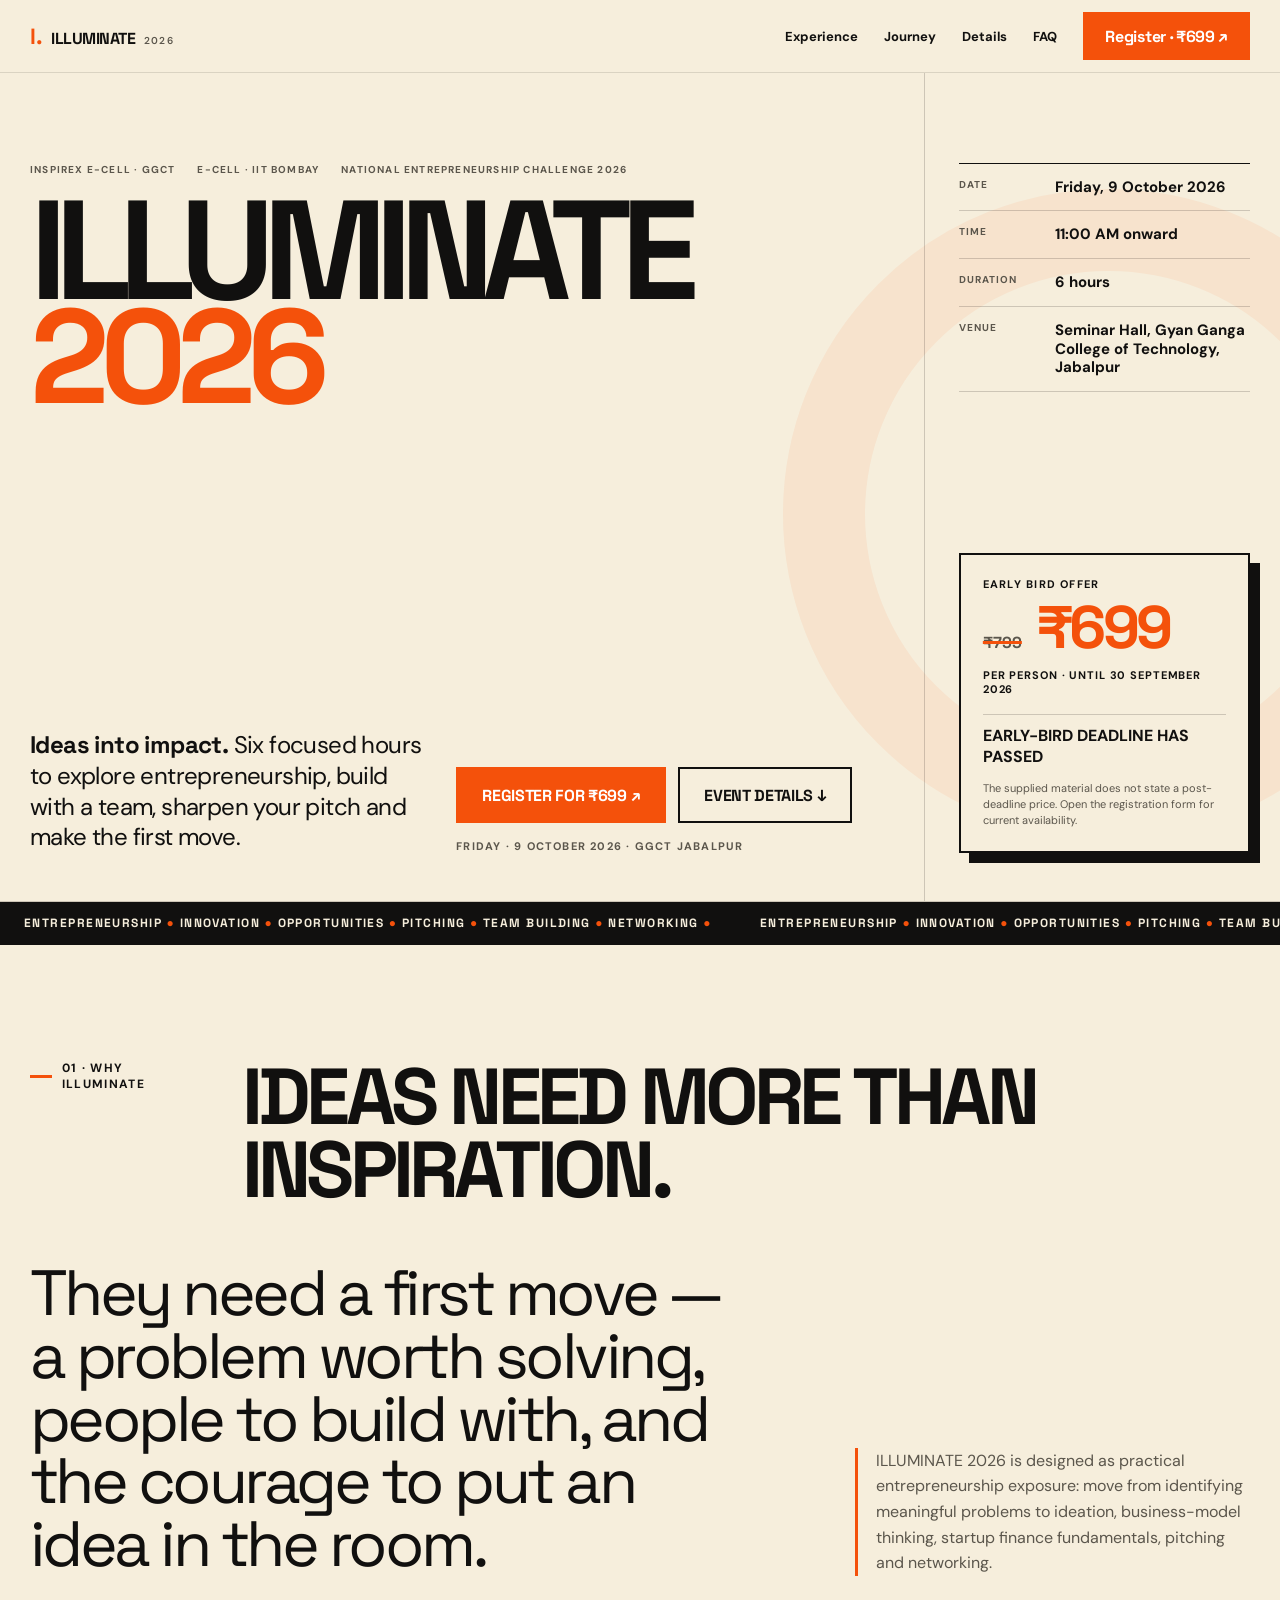
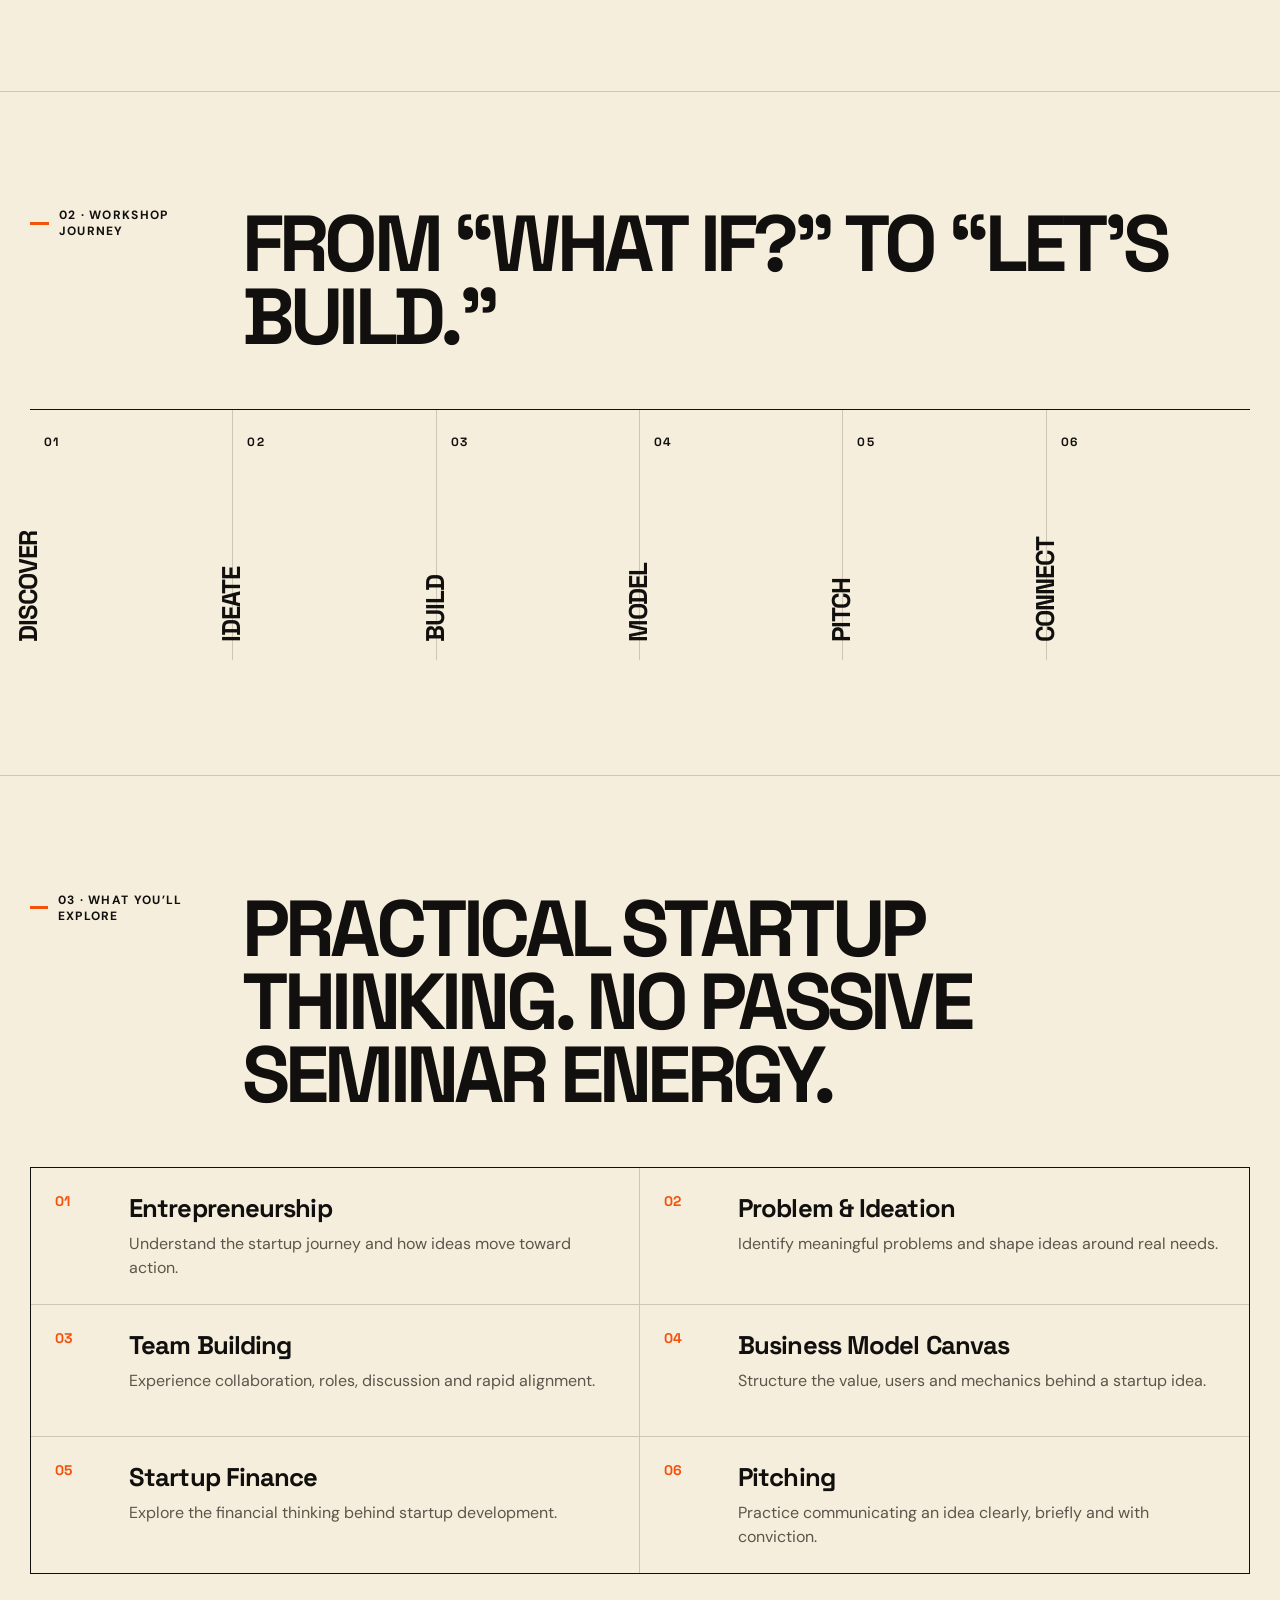
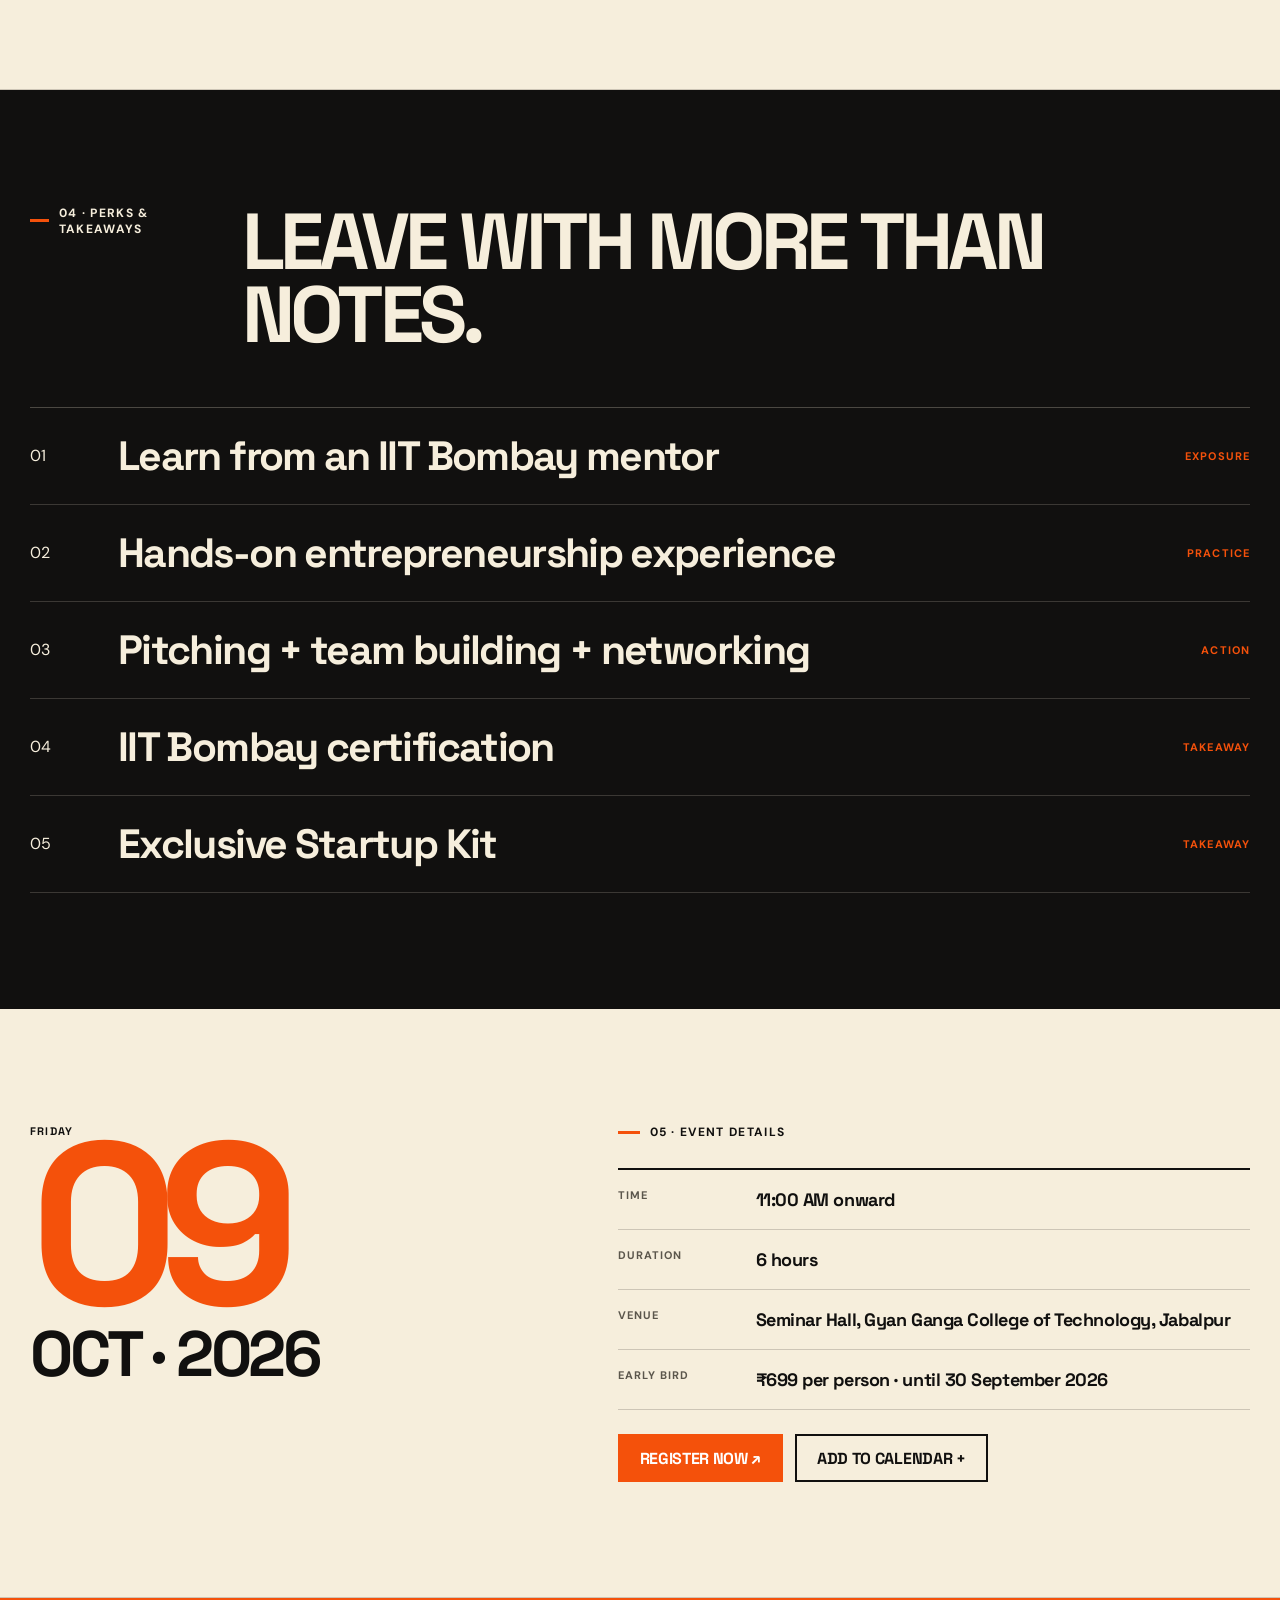
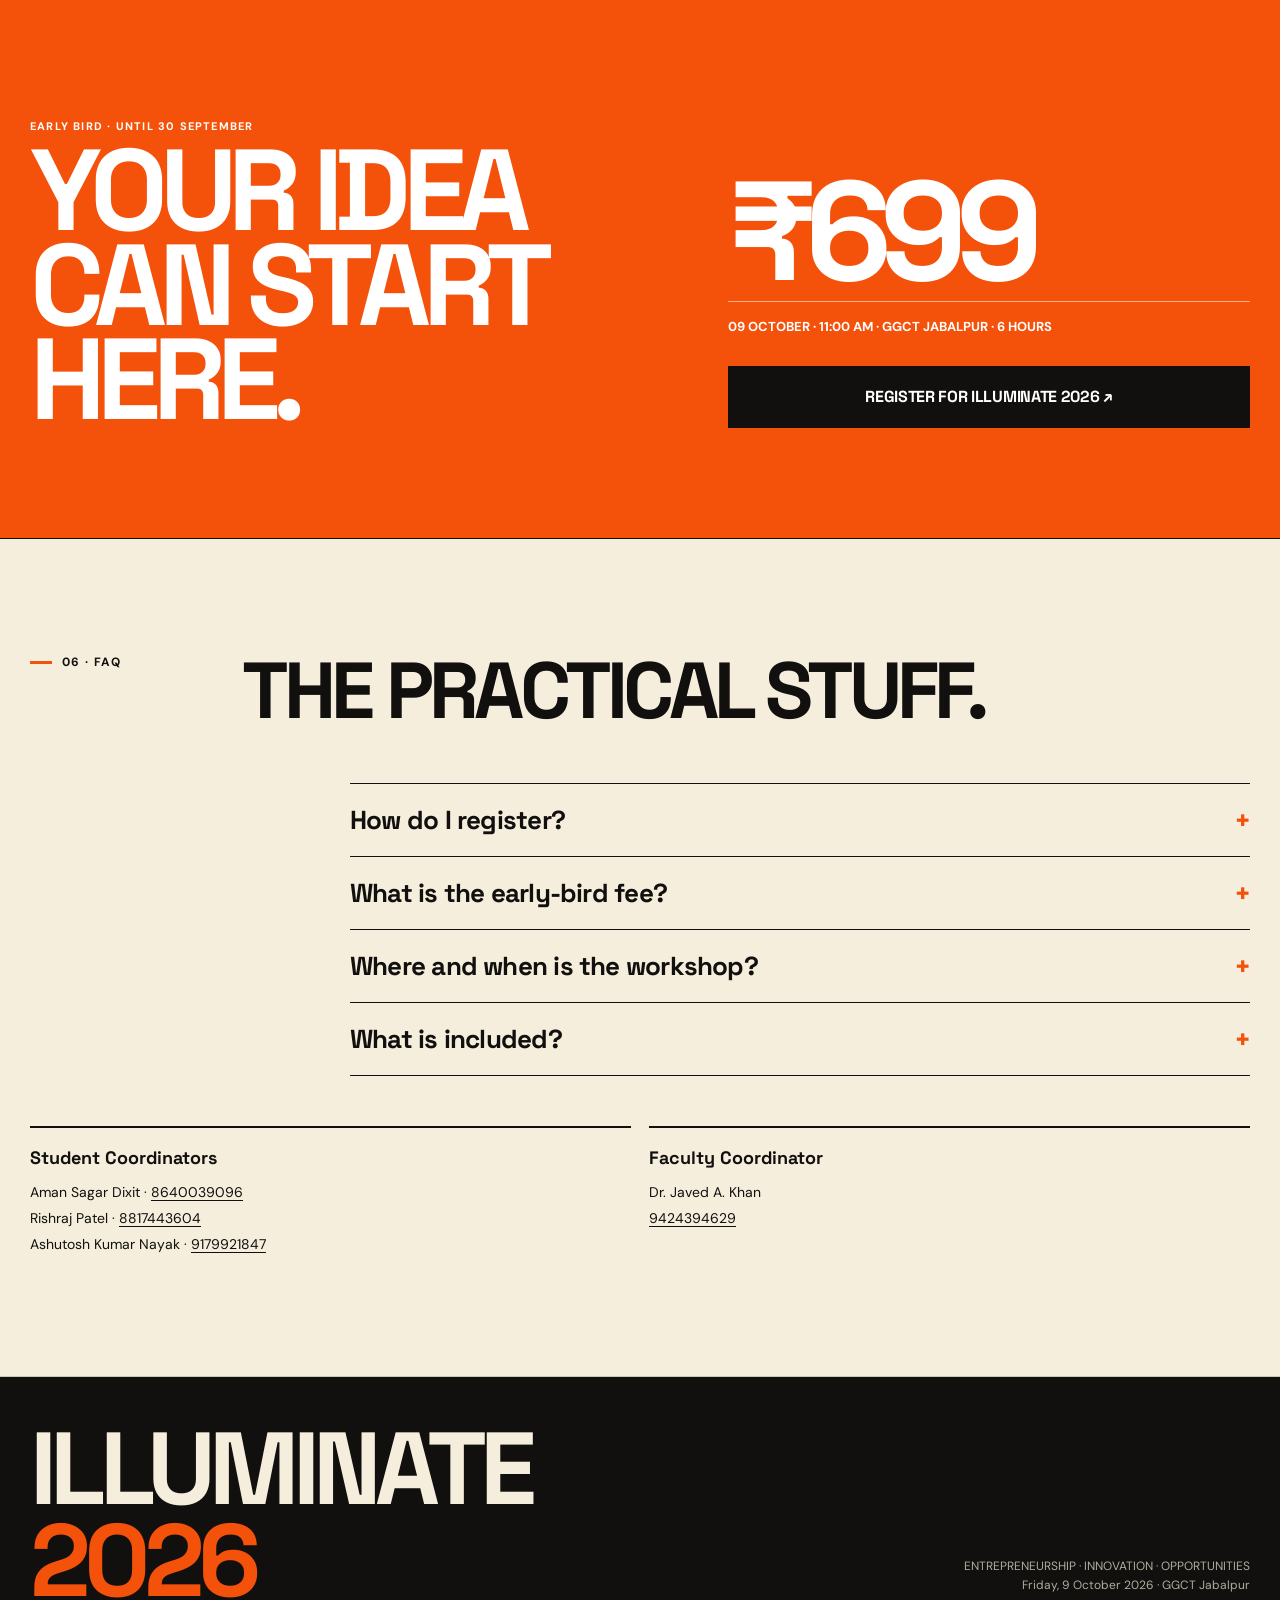
<file: deployments/illuminate-2026/index.html>
<!doctype html>
<html lang="en">
<head>
  <meta charset="utf-8">
  <meta name="viewport" content="width=device-width,initial-scale=1,viewport-fit=cover">
  <meta name="theme-color" content="#F6EEDC">
  <meta name="description" content="ILLUMINATE 2026 — a 6-hour entrepreneurship workshop at Gyan Ganga College of Technology, Jabalpur on 9 October 2026. Early-bird registration ₹699 until 30 September 2026.">
  <meta property="og:title" content="ILLUMINATE 2026 — Ideas Into Impact">
  <meta property="og:description" content="Entrepreneurship · Innovation · Opportunities. 9 October 2026 · GGCT Jabalpur · Early bird ₹699.">
  <meta property="og:type" content="website">
  <meta name="twitter:card" content="summary">
  <title>ILLUMINATE 2026 — Ideas Into Impact</title>
  <link rel="preconnect" href="https://fonts.googleapis.com">
  <link rel="preconnect" href="https://fonts.gstatic.com" crossorigin>
  <link href="https://fonts.googleapis.com/css2?family=DM+Sans:wght@400;500;600;700&family=Space+Grotesk:wght@500;600;700&display=swap" rel="stylesheet">
  <link rel="stylesheet" href="./styles.css">
  <script type="application/ld+json">
  {
    "@context":"https://schema.org",
    "@type":"EducationEvent",
    "name":"ILLUMINATE 2026",
    "description":"A 6-hour entrepreneurship workshop focused on ideas, practical startup learning, pitching, team building and networking.",
    "startDate":"2026-10-09T11:00:00+05:30",
    "endDate":"2026-10-09T17:00:00+05:30",
    "eventAttendanceMode":"https://schema.org/OfflineEventAttendanceMode",
    "eventStatus":"https://schema.org/EventScheduled",
    "location":{"@type":"Place","name":"Seminar Hall, Gyan Ganga College of Technology","address":{"@type":"PostalAddress","addressLocality":"Jabalpur","addressCountry":"IN"}},
    "offers":{"@type":"Offer","price":"699","priceCurrency":"INR","validThrough":"2026-09-30T23:59:59+05:30","url":"https://forms.gle/6kCAHVnSAdmp2Rdv7"}
  }
  </script>
</head>
<body>
<a class="skip" href="#main">Skip to content</a>
<header>
  <div class="container nav">
    <a class="brand" href="#top" aria-label="ILLUMINATE 2026 home"><span class="mark">I.</span><span>ILLUMINATE</span><small>2026</small></a>
    <nav class="desktop-nav" aria-label="Primary">
      <a href="#experience">Experience</a><a href="#journey">Journey</a><a href="#details">Details</a><a href="#faq">FAQ</a>
      <a class="nav-cta" href="https://forms.gle/6kCAHVnSAdmp2Rdv7" target="_blank" rel="noopener noreferrer">Register · ₹699 ↗</a>
    </nav>
    <button class="menu-btn" aria-expanded="false" aria-controls="mobile-menu" aria-label="Open navigation"><span></span></button>
  </div>
  <nav id="mobile-menu" class="mobile-menu" aria-label="Mobile">
    <a href="#experience">Experience</a><a href="#journey">Journey</a><a href="#details">Event details</a><a href="#faq">FAQ</a>
    <a class="nav-cta" href="https://forms.gle/6kCAHVnSAdmp2Rdv7" target="_blank" rel="noopener noreferrer">Register for ₹699 ↗</a>
  </nav>
</header>

<main id="main">
<section class="hero" id="top">
  <div class="container hero-grid">
    <div class="hero-main">
      <div>
        <div class="partners"><span>INSPIREX E-CELL · GGCT</span><span>E-CELL · IIT BOMBAY</span><span>NATIONAL ENTREPRENEURSHIP CHALLENGE 2026</span></div>
        <h1>ILLUMINATE <span>2026</span></h1>
      </div>
      <div class="hero-bottom">
        <p class="hero-copy"><strong>Ideas into impact.</strong> Six focused hours to explore entrepreneurship, build with a team, sharpen your pitch and make the first move.</p>
        <div>
          <div class="hero-actions">
            <a class="cta" href="https://forms.gle/6kCAHVnSAdmp2Rdv7" target="_blank" rel="noopener noreferrer">REGISTER FOR ₹699 ↗</a>
            <a class="cta ghost" href="#details">EVENT DETAILS ↓</a>
          </div>
          <p class="micro">Friday · 9 October 2026 · GGCT Jabalpur</p>
        </div>
      </div>
    </div>
    <aside class="hero-side" aria-label="Key event information">
      <div class="meta-stack">
        <div class="meta"><span>Date</span><b>Friday, 9 October 2026</b></div>
        <div class="meta"><span>Time</span><b>11:00 AM onward</b></div>
        <div class="meta"><span>Duration</span><b>6 hours</b></div>
        <div class="meta"><span>Venue</span><b>Seminar Hall, Gyan Ganga College of Technology, Jabalpur</b></div>
      </div>
      <div class="price-card">
        <p class="eyebrow">Early Bird Offer</p>
        <div class="price-line"><s>₹799</s><strong>₹699</strong></div>
        <p class="deadline">PER PERSON · UNTIL 30 SEPTEMBER 2026</p>
        <div class="countdown" id="countdown" aria-label="Early bird countdown">
          <div><b id="days">--</b><span>Days</span></div><div><b id="hours">--</b><span>Hours</span></div><div><b id="mins">--</b><span>Mins</span></div><div><b id="secs">--</b><span>Secs</span></div>
        </div>
        <p id="deadline-status" class="fine">Countdown to the stated early-bird deadline.</p>
      </div>
    </aside>
  </div>
</section>

<div class="marquee" aria-hidden="true"><div class="marquee-track"><span>ENTREPRENEURSHIP <i>●</i> INNOVATION <i>●</i> OPPORTUNITIES <i>●</i> PITCHING <i>●</i> TEAM BUILDING <i>●</i> NETWORKING <i>●</i></span><span>ENTREPRENEURSHIP <i>●</i> INNOVATION <i>●</i> OPPORTUNITIES <i>●</i> PITCHING <i>●</i> TEAM BUILDING <i>●</i> NETWORKING <i>●</i></span></div></div>

<section class="section" id="experience">
  <div class="container">
    <div class="section-head reveal"><p class="kicker">01 · Why Illuminate</p><h2>IDEAS NEED MORE THAN INSPIRATION.</h2></div>
    <div class="why-grid">
      <p class="why-lead reveal">They need a first move — a problem worth solving, people to build with, and the courage to put an idea in the room.</p>
      <p class="why-note reveal">ILLUMINATE 2026 is designed as practical entrepreneurship exposure: move from identifying meaningful problems to ideation, business-model thinking, startup finance fundamentals, pitching and networking.</p>
    </div>
  </div>
</section>

<section class="section" id="journey">
  <div class="container">
    <div class="section-head reveal"><p class="kicker">02 · Workshop Journey</p><h2>FROM “WHAT IF?” TO “LET’S BUILD.”</h2></div>
    <div class="journey reveal" role="list">
      <article role="listitem"><span>01</span><h3>DISCOVER</h3></article><article role="listitem"><span>02</span><h3>IDEATE</h3></article>
      <article role="listitem"><span>03</span><h3>BUILD</h3></article><article role="listitem"><span>04</span><h3>MODEL</h3></article>
      <article role="listitem"><span>05</span><h3>PITCH</h3></article><article role="listitem"><span>06</span><h3>CONNECT</h3></article>
    </div>
  </div>
</section>

<section class="section" id="learn">
  <div class="container">
    <div class="section-head reveal"><p class="kicker">03 · What You’ll Explore</p><h2>PRACTICAL STARTUP THINKING. NO PASSIVE SEMINAR ENERGY.</h2></div>
    <div class="learn-grid reveal">
      <article><span>01</span><div><h3>Entrepreneurship</h3><p>Understand the startup journey and how ideas move toward action.</p></div></article>
      <article><span>02</span><div><h3>Problem & Ideation</h3><p>Identify meaningful problems and shape ideas around real needs.</p></div></article>
      <article><span>03</span><div><h3>Team Building</h3><p>Experience collaboration, roles, discussion and rapid alignment.</p></div></article>
      <article><span>04</span><div><h3>Business Model Canvas</h3><p>Structure the value, users and mechanics behind a startup idea.</p></div></article>
      <article><span>05</span><div><h3>Startup Finance</h3><p>Explore the financial thinking behind startup development.</p></div></article>
      <article><span>06</span><div><h3>Pitching</h3><p>Practice communicating an idea clearly, briefly and with conviction.</p></div></article>
    </div>
  </div>
</section>

<section class="section outcomes" id="outcomes">
  <div class="container">
    <div class="section-head reveal"><p class="kicker">04 · Perks & Takeaways</p><h2>LEAVE WITH MORE THAN NOTES.</h2></div>
    <div class="outcome-list reveal">
      <div><span>01</span><b>Learn from an IIT Bombay mentor</b><em>Exposure</em></div>
      <div><span>02</span><b>Hands-on entrepreneurship experience</b><em>Practice</em></div>
      <div><span>03</span><b>Pitching + team building + networking</b><em>Action</em></div>
      <div><span>04</span><b>IIT Bombay certification</b><em>Takeaway</em></div>
      <div><span>05</span><b>Exclusive Startup Kit</b><em>Takeaway</em></div>
    </div>
  </div>
</section>

<section class="section" id="details">
  <div class="container details-grid">
    <div class="date-display reveal"><p class="eyebrow">Friday</p><div>09</div><strong>OCT · 2026</strong></div>
    <div class="reveal">
      <p class="kicker">05 · Event Details</p>
      <dl class="details-list">
        <div><dt>Time</dt><dd>11:00 AM onward</dd></div><div><dt>Duration</dt><dd>6 hours</dd></div>
        <div><dt>Venue</dt><dd>Seminar Hall, Gyan Ganga College of Technology, Jabalpur</dd></div>
        <div><dt>Early Bird</dt><dd>₹699 per person · until 30 September 2026</dd></div>
      </dl>
      <div class="detail-actions">
        <a class="cta" href="https://forms.gle/6kCAHVnSAdmp2Rdv7" target="_blank" rel="noopener noreferrer">REGISTER NOW ↗</a>
        <button class="cta ghost" id="calendarBtn" type="button">ADD TO CALENDAR +</button>
      </div>
    </div>
  </div>
</section>

<section class="register-band" id="register">
  <div class="container register-grid">
    <div class="reveal"><p class="eyebrow">Early Bird · Until 30 September</p><h2>YOUR IDEA CAN START HERE.</h2></div>
    <div class="reveal"><div class="price-big">₹699</div><p>09 OCTOBER · 11:00 AM · GGCT JABALPUR · 6 HOURS</p><a class="cta dark" href="https://forms.gle/6kCAHVnSAdmp2Rdv7" target="_blank" rel="noopener noreferrer">REGISTER FOR ILLUMINATE 2026 ↗</a></div>
  </div>
</section>

<section class="section" id="faq">
  <div class="container">
    <div class="section-head reveal"><p class="kicker">06 · FAQ</p><h2>THE PRACTICAL STUFF.</h2></div>
    <div class="faq reveal">
      <details><summary>How do I register?</summary><p>Use any Register button on this website. It opens the official ILLUMINATE 2026 Google Form. This site does not simulate payment or registration confirmation.</p></details>
      <details><summary>What is the early-bird fee?</summary><p>₹699 per person, valid until 30 September 2026. No post-deadline price is stated in the supplied event material.</p></details>
      <details><summary>Where and when is the workshop?</summary><p>Friday, 9 October 2026, from 11:00 AM onward at the Seminar Hall, Gyan Ganga College of Technology, Jabalpur. The listed workshop duration is 6 hours.</p></details>
      <details><summary>What is included?</summary><p>The supplied event information lists hands-on entrepreneurship exposure, pitching practice, team building, networking, 6 hours of intensive learning, IIT Bombay certification and an Exclusive Startup Kit.</p></details>
    </div>
    <div class="contacts reveal">
      <div><h3>Student Coordinators</h3><p>Aman Sagar Dixit · <a href="tel:+918640039096">8640039096</a></p><p>Rishraj Patel · <a href="tel:+918817443604">8817443604</a></p><p>Ashutosh Kumar Nayak · <a href="tel:+919179921847">9179921847</a></p></div>
      <div><h3>Faculty Coordinator</h3><p>Dr. Javed A. Khan</p><p><a href="tel:+919424394629">9424394629</a></p></div>
    </div>
  </div>
</section>
</main>

<footer><div class="container footer-grid"><div class="footer-name">ILLUMINATE<br><span>2026</span></div><p>ENTREPRENEURSHIP · INNOVATION · OPPORTUNITIES<br>Friday, 9 October 2026 · GGCT Jabalpur</p></div></footer>
<a class="sticky-register" id="stickyRegister" href="https://forms.gle/6kCAHVnSAdmp2Rdv7" target="_blank" rel="noopener noreferrer">REGISTER · ₹699 ↗</a>
<script src="./script.js"></script>
</body>
</html>
</file>
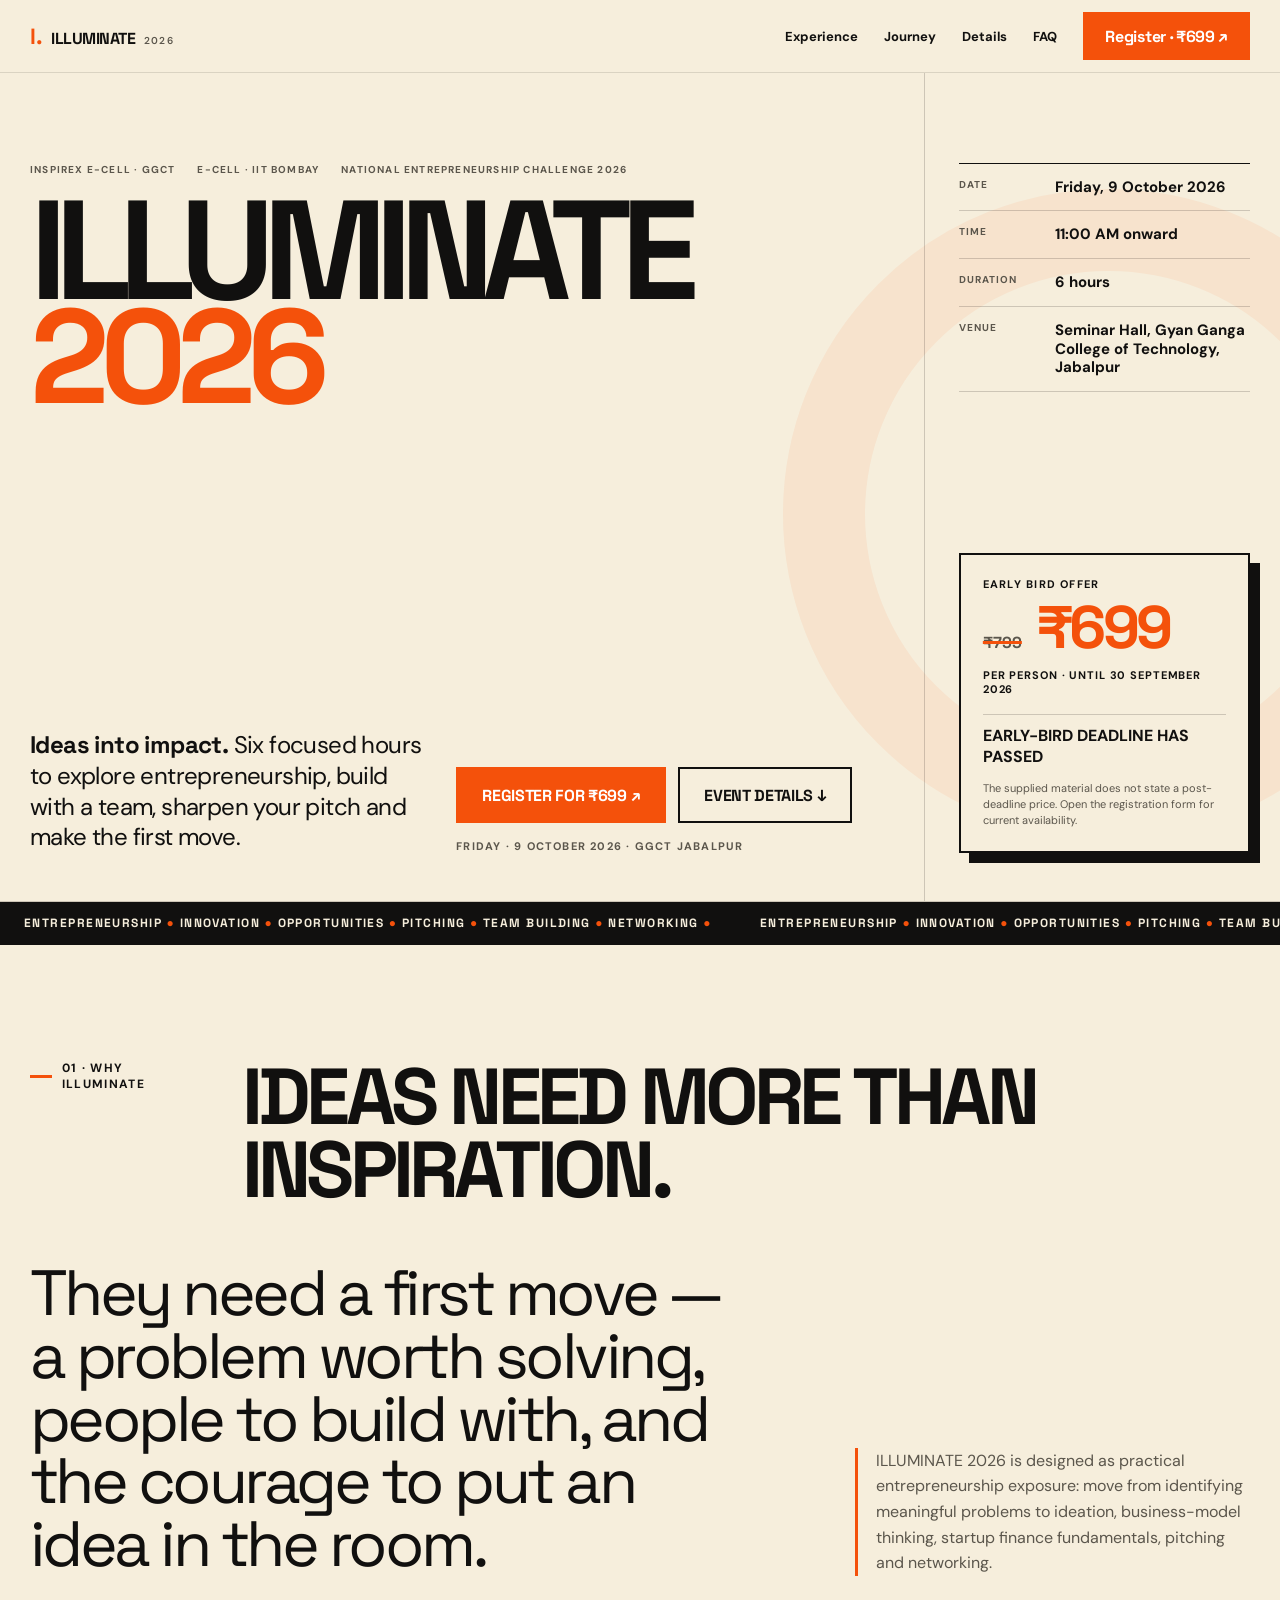
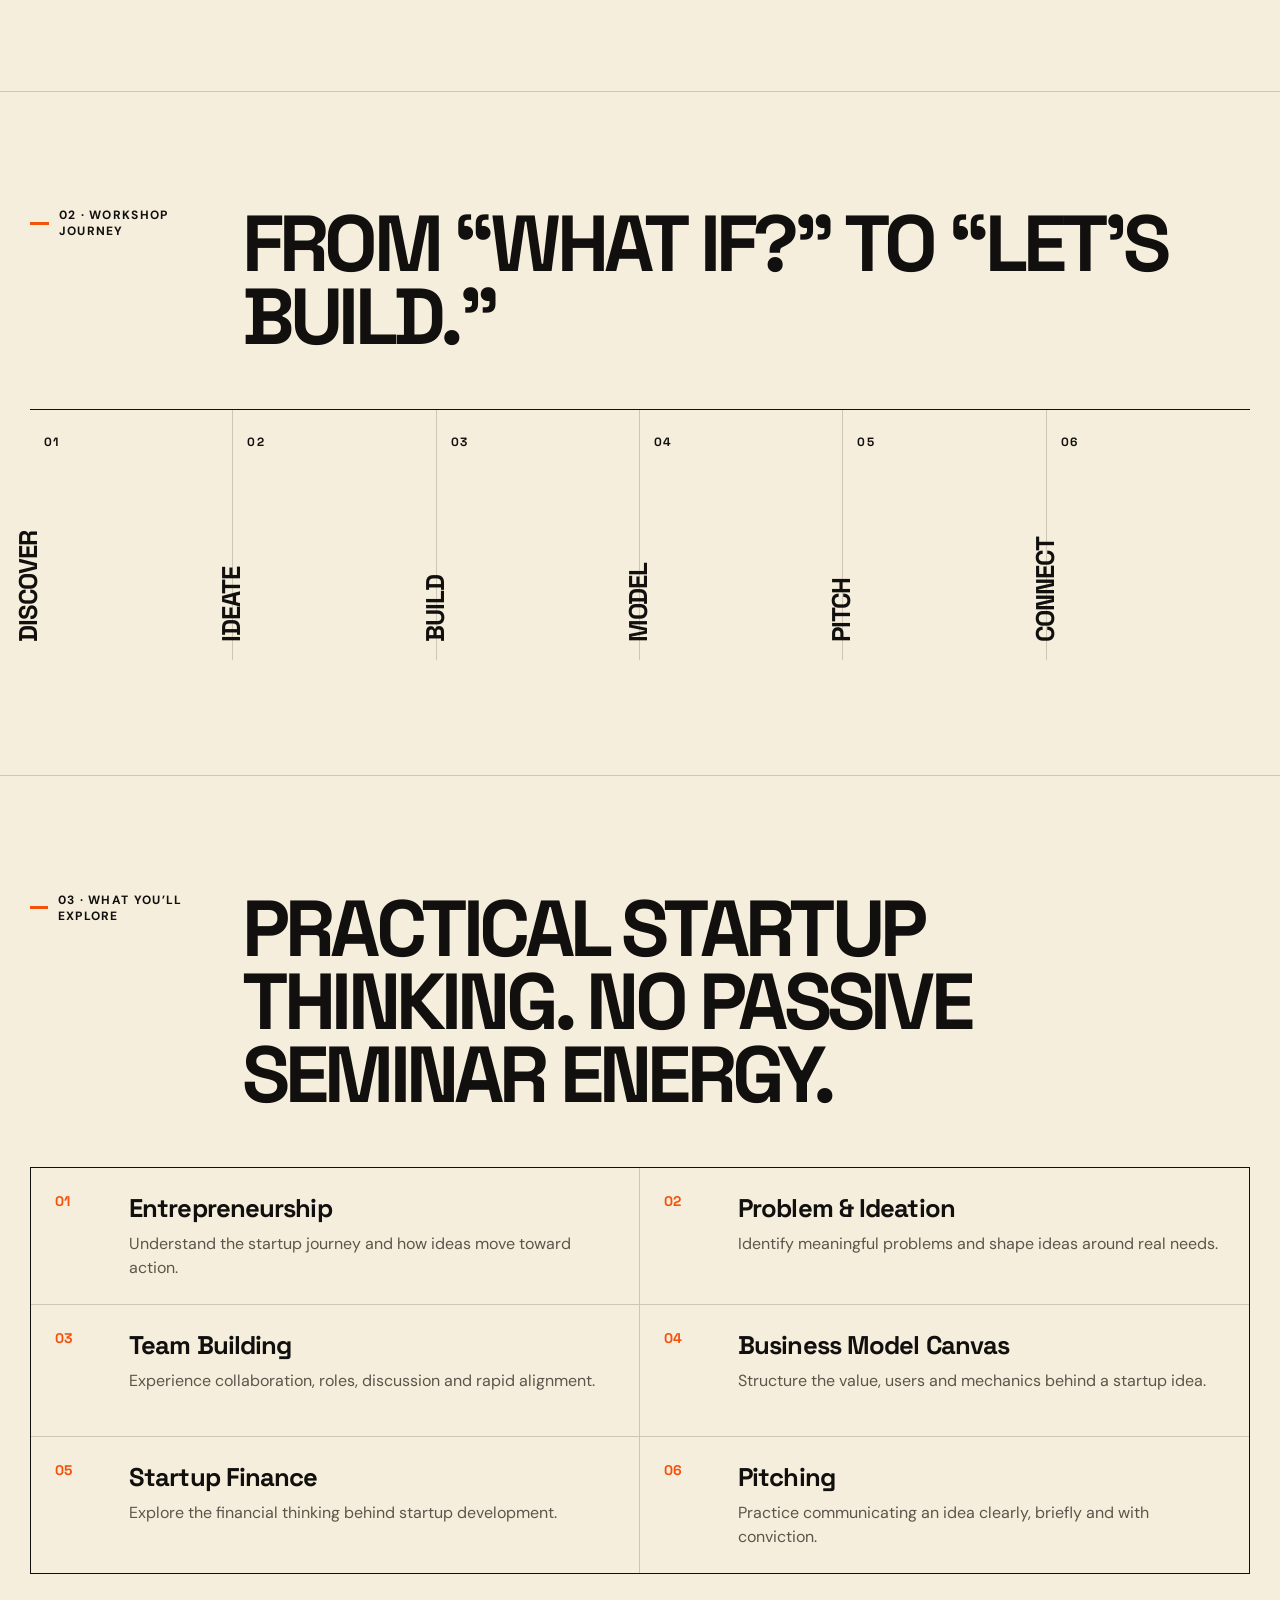
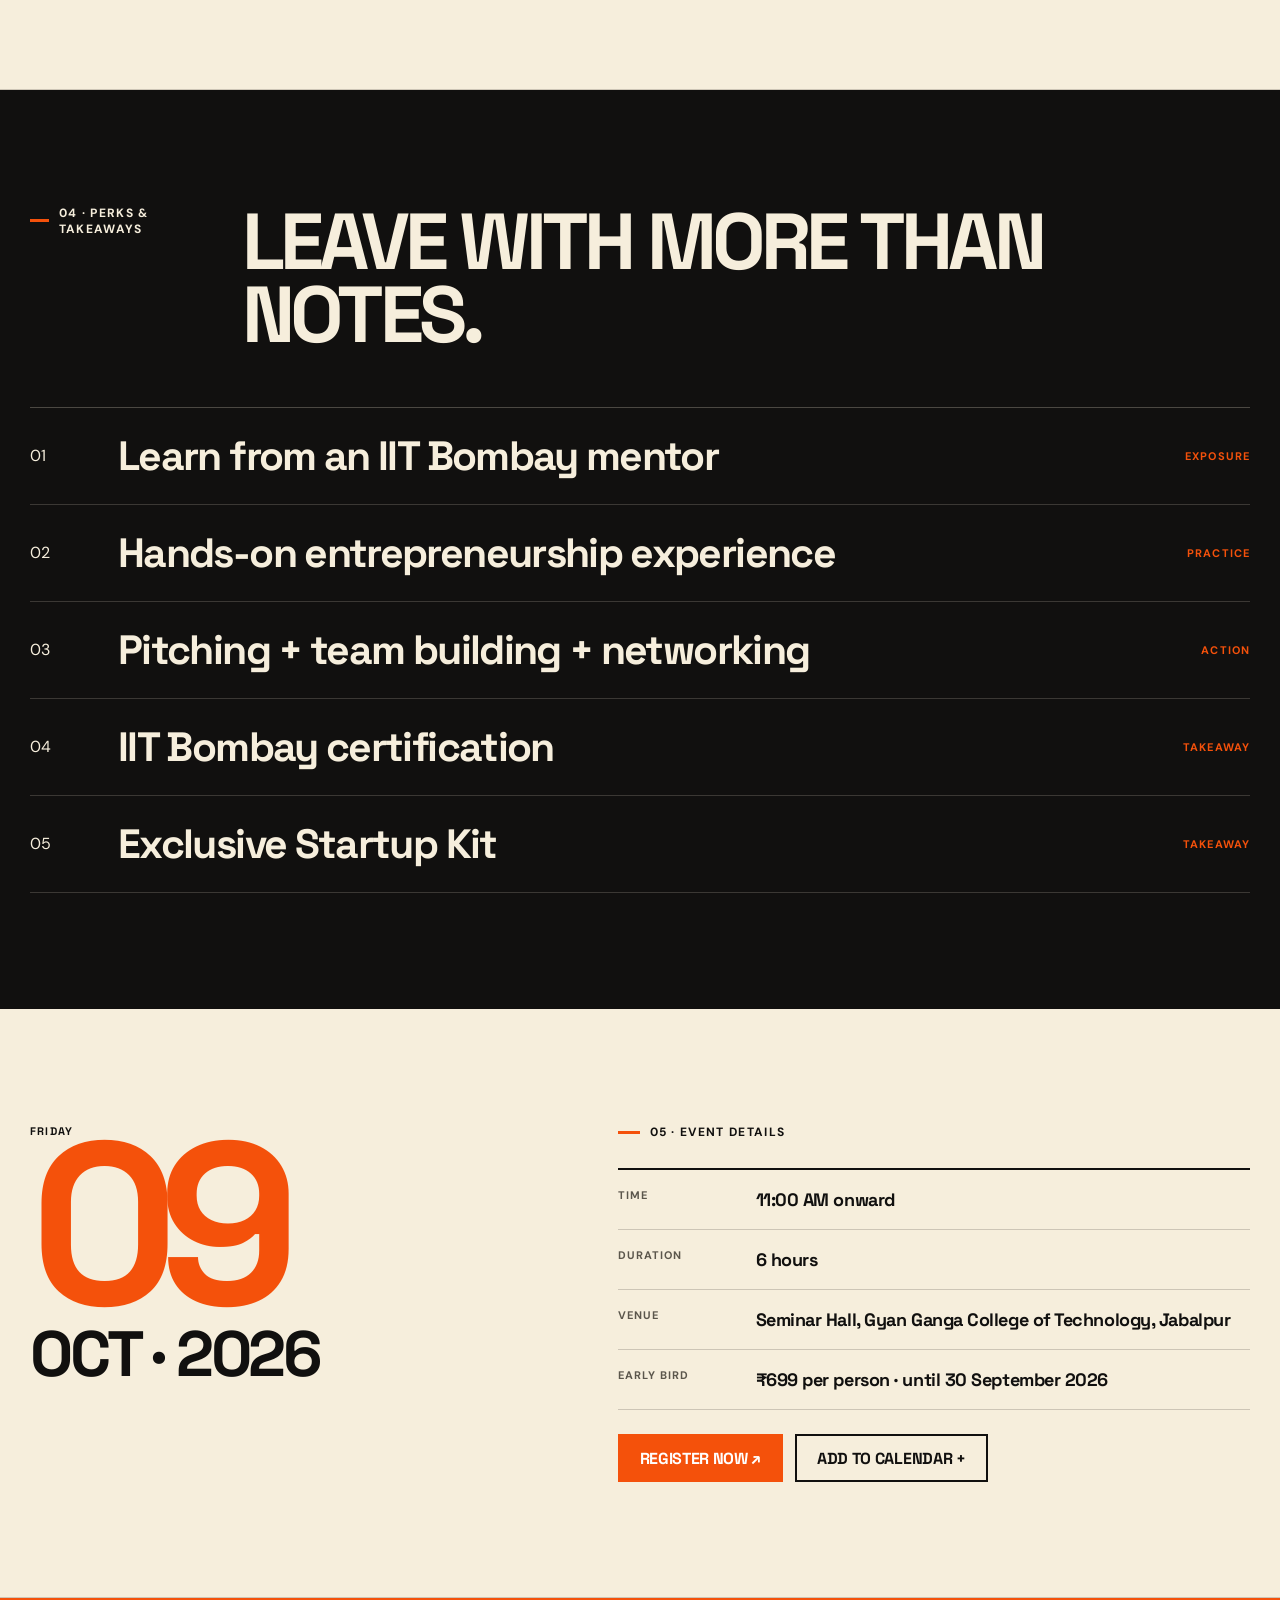
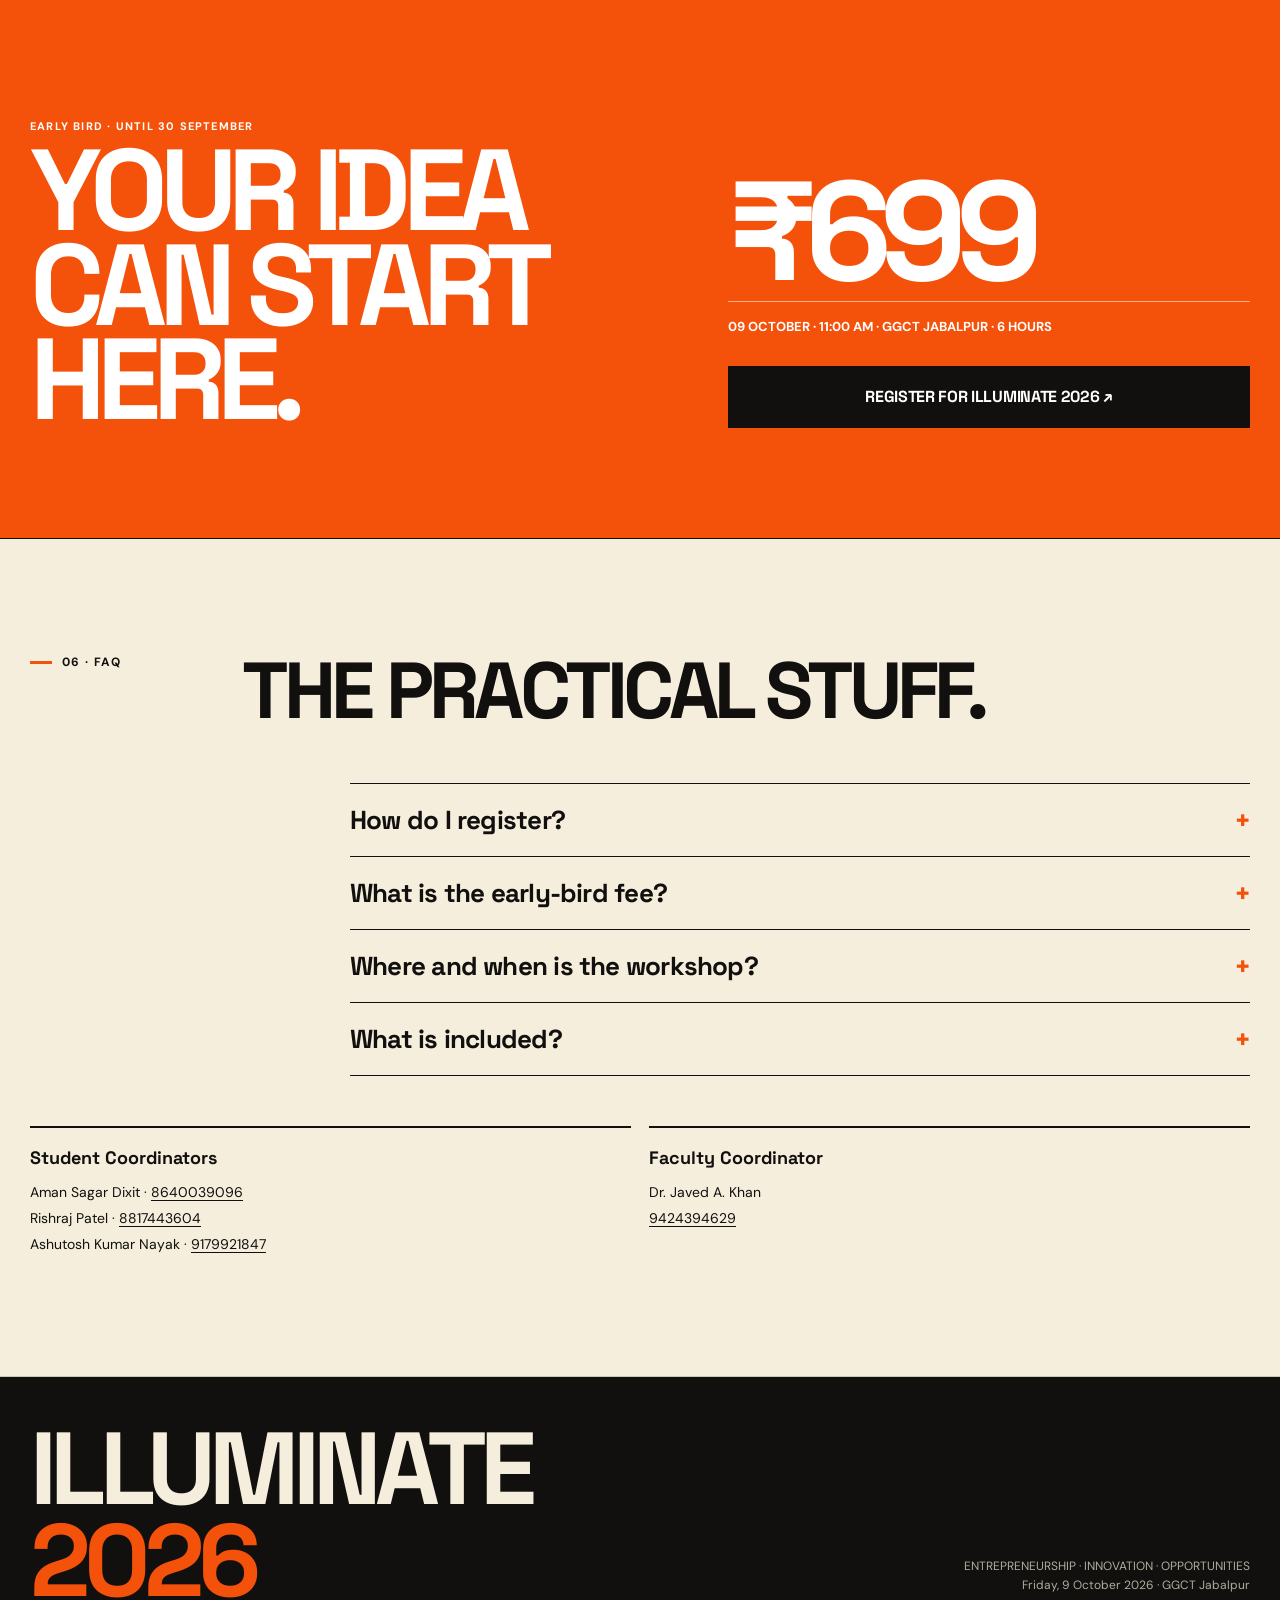
<file: deployments/illuminate-2026/bundle.html>
<!doctype html>
<html lang="en">
<head>
  <meta charset="utf-8">
  <meta name="viewport" content="width=device-width,initial-scale=1,viewport-fit=cover">
  <meta name="theme-color" content="#F6EEDC">
  <meta name="description" content="ILLUMINATE 2026 — a 6-hour entrepreneurship workshop at Gyan Ganga College of Technology, Jabalpur on 9 October 2026. Early-bird registration ₹699 until 30 September 2026.">
  <meta property="og:title" content="ILLUMINATE 2026 — Ideas Into Impact">
  <meta property="og:description" content="Entrepreneurship · Innovation · Opportunities. 9 October 2026 · GGCT Jabalpur · Early bird ₹699.">
  <meta property="og:type" content="website">
  <meta name="twitter:card" content="summary">
  <title>ILLUMINATE 2026 — Ideas Into Impact</title>
  <link rel="preconnect" href="https://fonts.googleapis.com">
  <link rel="preconnect" href="https://fonts.gstatic.com" crossorigin>
  <link href="https://fonts.googleapis.com/css2?family=DM+Sans:wght@400;500;600;700&family=Space+Grotesk:wght@500;600;700&display=swap" rel="stylesheet">
  <style>:root{--ivory:#F6EEDC;--ink:#11100F;--orange:#F4510B;--muted:#5B564C;--line:rgba(17,16,15,.18);--max:1220px;--shadow:0 18px 45px rgba(17,16,15,.14)}
*{box-sizing:border-box}html{scroll-behavior:smooth;background:var(--ivory);color:var(--ink)}body{margin:0;background:var(--ivory);color:var(--ink);font-family:"DM Sans",system-ui,-apple-system,BlinkMacSystemFont,"Segoe UI",sans-serif;-webkit-font-smoothing:antialiased;text-rendering:optimizeLegibility;overflow-x:hidden}a{color:inherit}button,a{-webkit-tap-highlight-color:transparent}button{font:inherit}:focus-visible{outline:3px solid var(--ink);outline-offset:4px}.skip{position:fixed;left:12px;top:-80px;z-index:999;background:var(--ink);color:#fff;padding:12px 16px}.skip:focus{top:12px}.container{width:min(var(--max),calc(100% - 40px));margin:0 auto}.eyebrow,.micro{font-size:11px;font-weight:700;letter-spacing:.11em;text-transform:uppercase}.kicker{margin:0;display:flex;align-items:center;gap:10px;font-size:12px;font-weight:700;letter-spacing:.11em;text-transform:uppercase}.kicker:before{content:"";width:22px;height:3px;background:var(--orange)}
header{position:sticky;top:0;z-index:80;background:rgba(246,238,220,.93);backdrop-filter:blur(14px);border-bottom:1px solid rgba(17,16,15,.12)}.nav{min-height:72px;display:flex;align-items:center;justify-content:space-between;gap:18px}.brand{display:inline-flex;align-items:baseline;gap:9px;text-decoration:none;font-family:"Space Grotesk",sans-serif;font-weight:700;letter-spacing:-.03em}.brand .mark{color:var(--orange);font-size:22px}.brand small{font:600 10px/1 "DM Sans",sans-serif;letter-spacing:.11em;color:var(--muted)}.desktop-nav{display:flex;align-items:center;gap:26px}.desktop-nav>a:not(.nav-cta){font-size:13px;font-weight:700;text-decoration:none}.nav-cta,.cta{display:inline-flex;align-items:center;justify-content:center;gap:10px;min-height:48px;padding:0 20px;background:var(--orange);color:#fff;border:2px solid var(--orange);text-decoration:none;font-family:"Space Grotesk",sans-serif;font-weight:700;letter-spacing:-.02em;cursor:pointer;transition:transform .2s ease,background .2s ease,box-shadow .2s ease}.nav-cta:hover,.cta:hover{transform:translateY(-2px);background:#c93f05;box-shadow:0 10px 26px rgba(244,81,11,.24)}.cta.ghost{background:transparent;color:var(--ink);border-color:var(--ink)}.cta.dark{background:var(--ink);border-color:var(--ink)}.menu-btn{display:none;width:46px;height:46px;background:transparent;border:1px solid var(--ink);align-items:center;justify-content:center}.menu-btn span,.menu-btn span:before{display:block;content:"";width:18px;height:2px;background:var(--ink);transition:transform .2s}.menu-btn span:before{transform:translateY(6px)}.menu-btn[aria-expanded=true] span{transform:rotate(45deg)}.menu-btn[aria-expanded=true] span:before{transform:rotate(90deg)}.mobile-menu{display:none;border-top:1px solid var(--line);padding:18px 20px 24px}.mobile-menu.open{display:grid;gap:12px}.mobile-menu a{min-height:44px;display:flex;align-items:center;font-weight:700;text-decoration:none}
.hero{border-bottom:1px solid var(--line);position:relative;isolation:isolate;overflow:hidden}.hero:after{content:"";position:absolute;right:-12vw;top:14%;width:38vw;height:38vw;min-width:340px;min-height:340px;border:82px solid rgba(244,81,11,.07);border-radius:50%;z-index:-1}.hero-grid{min-height:calc(100svh - 72px);display:grid;grid-template-columns:minmax(0,1.45fr) minmax(280px,.55fr);gap:34px}.hero-main{padding:clamp(52px,7vw,100px) 0 48px;display:flex;flex-direction:column;justify-content:space-between;gap:48px}.partners{display:flex;flex-wrap:wrap;gap:10px 22px;color:var(--muted)}.partners span{font-size:10px;font-weight:700;letter-spacing:.12em;text-transform:uppercase}h1{font-family:"Space Grotesk",sans-serif;font-size:clamp(64px,11vw,168px);line-height:.78;letter-spacing:-.085em;margin:20px 0 0;max-width:1000px}h1 span{display:block;color:var(--orange);font-size:.95em;letter-spacing:-.07em}.hero-bottom{display:grid;grid-template-columns:minmax(260px,.95fr) minmax(280px,1.05fr);align-items:end;gap:34px}.hero-copy{margin:0;max-width:520px;font-size:clamp(18px,2vw,24px);line-height:1.28;letter-spacing:-.025em}.hero-copy strong{font-family:"Space Grotesk",sans-serif}.hero-actions{display:flex;flex-wrap:wrap;gap:12px}.hero-actions .cta{min-height:56px;padding:0 24px}.micro{margin:16px 0 0;color:var(--muted)}
.hero-side{border-left:1px solid var(--line);padding:clamp(52px,7vw,100px) 0 48px 34px;display:flex;flex-direction:column;justify-content:space-between;gap:36px}.meta-stack{display:grid;border-top:1px solid var(--ink)}.meta{display:grid;grid-template-columns:82px 1fr;gap:14px;padding:14px 0;border-bottom:1px solid var(--line)}.meta span{font-size:10px;letter-spacing:.1em;text-transform:uppercase;font-weight:700;color:var(--muted)}.meta b{font-size:15px;line-height:1.25}.price-card{border:2px solid var(--ink);padding:22px;background:var(--ivory);box-shadow:10px 10px 0 var(--ink)}.price-card .eyebrow{margin:0}.price-line{display:flex;align-items:baseline;gap:14px;margin-top:8px}.price-line s{font-family:"Space Grotesk",sans-serif;font-weight:700;color:var(--muted);text-decoration-thickness:3px;text-decoration-color:var(--orange)}.price-line strong{font-family:"Space Grotesk",sans-serif;font-size:60px;line-height:.95;letter-spacing:-.06em;color:var(--orange)}.deadline{margin:12px 0 0;font-size:11px;font-weight:700;letter-spacing:.08em}.countdown{margin-top:18px;display:grid;grid-template-columns:repeat(4,1fr);gap:6px}.countdown>div{border-top:1px solid var(--line);padding-top:10px}.countdown b{display:block;font-family:"Space Grotesk",sans-serif;font-size:24px}.countdown span{font-size:9px;text-transform:uppercase;letter-spacing:.1em;color:var(--muted)}.fine{margin:14px 0 0;font-size:11px;color:var(--muted);line-height:1.45}
.marquee{overflow:hidden;border-bottom:1px solid var(--ink);background:var(--ink);color:var(--ivory)}.marquee-track{display:flex;width:max-content;animation:marquee 30s linear infinite}.marquee span{padding:13px 24px;font-family:"Space Grotesk",sans-serif;font-size:12px;font-weight:700;letter-spacing:.12em;white-space:nowrap}.marquee i{color:var(--orange);font-style:normal}@keyframes marquee{to{transform:translateX(-50%)}}
.section{padding:clamp(72px,9vw,128px) 0;border-bottom:1px solid var(--line)}.section-head{display:grid;grid-template-columns:180px minmax(0,1fr);gap:32px;align-items:start;margin-bottom:56px}.section-head h2{margin:0;font-family:"Space Grotesk",sans-serif;font-size:clamp(42px,6.2vw,92px);line-height:.92;letter-spacing:-.06em;max-width:980px}.why-grid{display:grid;grid-template-columns:repeat(12,1fr);gap:18px}.why-lead{grid-column:1/8;margin:0;font-family:"Space Grotesk",sans-serif;font-size:clamp(34px,5vw,72px);line-height:.98;letter-spacing:-.055em}.why-note{grid-column:9/13;align-self:end;margin:0;font-size:16px;line-height:1.6;color:var(--muted);border-left:3px solid var(--orange);padding-left:18px}
.journey{display:grid;grid-template-columns:repeat(6,1fr);border-top:1px solid var(--ink)}.journey article{min-height:250px;padding:20px 14px;border-right:1px solid var(--line);position:relative;transition:background .25s,color .25s}.journey article:last-child{border-right:0}.journey article:hover{background:var(--orange);color:#fff}.journey span{font-family:"Space Grotesk",sans-serif;font-size:12px;font-weight:700;letter-spacing:.1em}.journey h3{position:absolute;left:14px;bottom:18px;margin:0;font-family:"Space Grotesk",sans-serif;font-size:clamp(18px,2vw,28px);letter-spacing:-.04em;transform:rotate(-90deg);transform-origin:left bottom}
.learn-grid{display:grid;grid-template-columns:1fr 1fr;border:1px solid var(--ink)}.learn-grid article{padding:24px;min-height:132px;border-bottom:1px solid var(--line);display:grid;grid-template-columns:56px 1fr;gap:18px;align-items:start}.learn-grid article:nth-child(odd){border-right:1px solid var(--line)}.learn-grid article:nth-last-child(-n+2){border-bottom:0}.learn-grid>article>span{font-family:"Space Grotesk",sans-serif;font-size:14px;color:var(--orange);font-weight:700}.learn-grid h3{margin:0 0 8px;font-family:"Space Grotesk",sans-serif;font-size:clamp(20px,2vw,30px);letter-spacing:-.035em}.learn-grid p{margin:0;color:var(--muted);line-height:1.5}
.outcomes{background:var(--ink);color:var(--ivory)}.outcome-list{border-top:1px solid rgba(246,238,220,.25)}.outcome-list>div{display:grid;grid-template-columns:70px minmax(0,1fr) auto;align-items:center;gap:18px;padding:22px 0;border-bottom:1px solid rgba(246,238,220,.18)}.outcome-list b{font-family:"Space Grotesk",sans-serif;font-size:clamp(22px,3.2vw,44px);letter-spacing:-.04em}.outcome-list em{font-style:normal;color:var(--orange);font-size:11px;font-weight:700;text-transform:uppercase;letter-spacing:.1em}
.details-grid{display:grid;grid-template-columns:.9fr 1.1fr;gap:70px;align-items:start}.date-display{font-family:"Space Grotesk",sans-serif}.date-display .eyebrow{margin:0}.date-display>div{font-size:clamp(110px,18vw,230px);line-height:.76;letter-spacing:-.09em;color:var(--orange);font-weight:700}.date-display strong{font-size:clamp(34px,5vw,70px);letter-spacing:-.05em}.details-list{border-top:2px solid var(--ink);margin:28px 0 0}.details-list>div{display:grid;grid-template-columns:120px 1fr;gap:18px;padding:18px 0;border-bottom:1px solid var(--line)}.details-list dt{font-size:11px;font-weight:700;text-transform:uppercase;letter-spacing:.1em;color:var(--muted)}.details-list dd{margin:0;font-family:"Space Grotesk",sans-serif;font-size:18px;font-weight:700;letter-spacing:-.025em}.detail-actions{margin-top:24px;display:flex;flex-wrap:wrap;gap:12px}
.register-band{background:var(--orange);color:#fff;border-bottom:1px solid var(--ink)}.register-grid{padding:clamp(64px,9vw,110px) 0;display:grid;grid-template-columns:1.1fr .9fr;gap:60px;align-items:end}.register-band h2{margin:8px 0 0;font-family:"Space Grotesk",sans-serif;font-size:clamp(56px,9vw,136px);line-height:.82;letter-spacing:-.075em}.price-big{font-family:"Space Grotesk",sans-serif;font-size:clamp(72px,11vw,160px);line-height:.8;letter-spacing:-.08em;font-weight:700}.register-grid>div:last-child>p{border-top:1px solid rgba(255,255,255,.55);padding-top:16px;font-size:13px;font-weight:700}.register-grid .cta{margin-top:18px;width:100%;min-height:62px}
.faq{max-width:900px;margin-left:auto}.faq details{border-top:1px solid var(--ink)}.faq details:last-child{border-bottom:1px solid var(--ink)}.faq summary{min-height:72px;display:grid;grid-template-columns:1fr auto;gap:16px;align-items:center;cursor:pointer;list-style:none;font-family:"Space Grotesk",sans-serif;font-size:clamp(18px,2.2vw,26px);font-weight:700;letter-spacing:-.03em}.faq summary::-webkit-details-marker{display:none}.faq summary:after{content:"+";font-size:28px;color:var(--orange)}.faq details[open] summary:after{content:"−"}.faq details p{margin:0;padding:0 48px 24px 0;color:var(--muted);line-height:1.65}.contacts{display:grid;grid-template-columns:1fr 1fr;gap:18px;margin-top:50px}.contacts>div{border-top:2px solid var(--ink);padding-top:18px}.contacts h3{margin:0 0 14px;font-family:"Space Grotesk",sans-serif;font-size:18px}.contacts p{margin:8px 0;font-size:14px}.contacts a{text-underline-offset:3px}
footer{background:var(--ink);color:var(--ivory);padding:46px 0 120px}.footer-grid{display:grid;grid-template-columns:1fr auto;gap:28px;align-items:end}.footer-name{font-family:"Space Grotesk",sans-serif;font-size:clamp(42px,8vw,110px);letter-spacing:-.065em;line-height:.9;font-weight:700}.footer-name span{color:var(--orange)}.footer-grid p{text-align:right;color:rgba(246,238,220,.7);font-size:12px;line-height:1.6}
.sticky-register{display:none;position:fixed;z-index:90;left:12px;right:12px;bottom:max(12px,env(safe-area-inset-bottom));background:var(--ink);color:#fff;text-decoration:none;min-height:56px;align-items:center;justify-content:center;font-family:"Space Grotesk",sans-serif;font-weight:700;box-shadow:var(--shadow);transform:translateY(120%);transition:transform .25s}.sticky-register.visible{transform:translateY(0)}.reveal{opacity:0;transform:translateY(18px);transition:opacity .55s,transform .55s}.reveal.in{opacity:1;transform:none}
@media(max-width:980px){.desktop-nav{display:none}.menu-btn{display:inline-flex}.hero-grid{grid-template-columns:1fr;min-height:auto}.hero-main{min-height:calc(100svh - 72px)}.hero-side{border-left:0;border-top:1px solid var(--line);padding:36px 0 56px;display:grid;grid-template-columns:1fr 1fr}.section-head{grid-template-columns:1fr;gap:20px}.journey{grid-template-columns:repeat(3,1fr)}.journey article:nth-child(3){border-right:0}.details-grid,.register-grid{grid-template-columns:1fr;gap:46px}}
@media(max-width:700px){.container{width:min(100% - 28px,var(--max))}.nav{min-height:66px}.hero-main{min-height:auto;padding:48px 0 38px}.partners{gap:8px 14px}h1{font-size:clamp(60px,21vw,98px);line-height:.8;letter-spacing:-.075em}.hero-bottom{grid-template-columns:1fr;gap:28px}.hero-copy{font-size:19px}.hero-actions{display:grid}.hero-actions .cta{width:100%}.hero-side{grid-template-columns:1fr;padding-bottom:48px}.price-card{box-shadow:7px 7px 0 var(--ink)}.section{padding:68px 0}.section-head{margin-bottom:38px}.why-grid{display:block}.why-note{margin-top:28px}.journey{grid-template-columns:1fr 1fr}.journey article{min-height:145px;border-bottom:1px solid var(--line)!important}.journey article:nth-child(even){border-right:0}.journey h3{position:static;transform:none;margin-top:56px;font-size:24px}.learn-grid{grid-template-columns:1fr}.learn-grid article{border-right:0!important;border-bottom:1px solid var(--line)!important;grid-template-columns:42px 1fr;padding:22px 18px}.learn-grid article:last-child{border-bottom:0!important}.outcome-list>div{grid-template-columns:48px 1fr}.outcome-list em{grid-column:2}.details-list>div{grid-template-columns:95px 1fr}.price-big{font-size:98px}.contacts{grid-template-columns:1fr}.footer-grid{grid-template-columns:1fr}.footer-grid p{text-align:left}.sticky-register{display:flex}footer{padding-bottom:100px}}
@media(max-width:360px){.container{width:calc(100% - 24px)}.brand small{display:none}h1{font-size:clamp(48px,15vw,52px)}.price-line strong{font-size:52px}.section-head h2{font-size:40px}.why-lead{font-size:36px}.details-list>div{grid-template-columns:1fr;gap:6px}.price-big{font-size:82px}}
@media(prefers-reduced-motion:reduce){*,*:before,*:after{scroll-behavior:auto!important;animation-duration:.01ms!important;animation-iteration-count:1!important;transition-duration:.01ms!important}.reveal{opacity:1;transform:none}}</style>
  <script type="application/ld+json">
  {
    "@context":"https://schema.org",
    "@type":"EducationEvent",
    "name":"ILLUMINATE 2026",
    "description":"A 6-hour entrepreneurship workshop focused on ideas, practical startup learning, pitching, team building and networking.",
    "startDate":"2026-10-09T11:00:00+05:30",
    "endDate":"2026-10-09T17:00:00+05:30",
    "eventAttendanceMode":"https://schema.org/OfflineEventAttendanceMode",
    "eventStatus":"https://schema.org/EventScheduled",
    "location":{"@type":"Place","name":"Seminar Hall, Gyan Ganga College of Technology","address":{"@type":"PostalAddress","addressLocality":"Jabalpur","addressCountry":"IN"}},
    "offers":{"@type":"Offer","price":"699","priceCurrency":"INR","validThrough":"2026-09-30T23:59:59+05:30","url":"https://forms.gle/6kCAHVnSAdmp2Rdv7"}
  }
  </script>
</head>
<body>
<a class="skip" href="#main">Skip to content</a>
<header>
  <div class="container nav">
    <a class="brand" href="#top" aria-label="ILLUMINATE 2026 home"><span class="mark">I.</span><span>ILLUMINATE</span><small>2026</small></a>
    <nav class="desktop-nav" aria-label="Primary">
      <a href="#experience">Experience</a><a href="#journey">Journey</a><a href="#details">Details</a><a href="#faq">FAQ</a>
      <a class="nav-cta" href="https://forms.gle/6kCAHVnSAdmp2Rdv7" target="_blank" rel="noopener noreferrer">Register · ₹699 ↗</a>
    </nav>
    <button class="menu-btn" aria-expanded="false" aria-controls="mobile-menu" aria-label="Open navigation"><span></span></button>
  </div>
  <nav id="mobile-menu" class="mobile-menu" aria-label="Mobile">
    <a href="#experience">Experience</a><a href="#journey">Journey</a><a href="#details">Event details</a><a href="#faq">FAQ</a>
    <a class="nav-cta" href="https://forms.gle/6kCAHVnSAdmp2Rdv7" target="_blank" rel="noopener noreferrer">Register for ₹699 ↗</a>
  </nav>
</header>

<main id="main">
<section class="hero" id="top">
  <div class="container hero-grid">
    <div class="hero-main">
      <div>
        <div class="partners"><span>INSPIREX E-CELL · GGCT</span><span>E-CELL · IIT BOMBAY</span><span>NATIONAL ENTREPRENEURSHIP CHALLENGE 2026</span></div>
        <h1>ILLUMINATE <span>2026</span></h1>
      </div>
      <div class="hero-bottom">
        <p class="hero-copy"><strong>Ideas into impact.</strong> Six focused hours to explore entrepreneurship, build with a team, sharpen your pitch and make the first move.</p>
        <div>
          <div class="hero-actions">
            <a class="cta" href="https://forms.gle/6kCAHVnSAdmp2Rdv7" target="_blank" rel="noopener noreferrer">REGISTER FOR ₹699 ↗</a>
            <a class="cta ghost" href="#details">EVENT DETAILS ↓</a>
          </div>
          <p class="micro">Friday · 9 October 2026 · GGCT Jabalpur</p>
        </div>
      </div>
    </div>
    <aside class="hero-side" aria-label="Key event information">
      <div class="meta-stack">
        <div class="meta"><span>Date</span><b>Friday, 9 October 2026</b></div>
        <div class="meta"><span>Time</span><b>11:00 AM onward</b></div>
        <div class="meta"><span>Duration</span><b>6 hours</b></div>
        <div class="meta"><span>Venue</span><b>Seminar Hall, Gyan Ganga College of Technology, Jabalpur</b></div>
      </div>
      <div class="price-card">
        <p class="eyebrow">Early Bird Offer</p>
        <div class="price-line"><s>₹799</s><strong>₹699</strong></div>
        <p class="deadline">PER PERSON · UNTIL 30 SEPTEMBER 2026</p>
        <div class="countdown" id="countdown" aria-label="Early bird countdown">
          <div><b id="days">--</b><span>Days</span></div><div><b id="hours">--</b><span>Hours</span></div><div><b id="mins">--</b><span>Mins</span></div><div><b id="secs">--</b><span>Secs</span></div>
        </div>
        <p id="deadline-status" class="fine">Countdown to the stated early-bird deadline.</p>
      </div>
    </aside>
  </div>
</section>

<div class="marquee" aria-hidden="true"><div class="marquee-track"><span>ENTREPRENEURSHIP <i>●</i> INNOVATION <i>●</i> OPPORTUNITIES <i>●</i> PITCHING <i>●</i> TEAM BUILDING <i>●</i> NETWORKING <i>●</i></span><span>ENTREPRENEURSHIP <i>●</i> INNOVATION <i>●</i> OPPORTUNITIES <i>●</i> PITCHING <i>●</i> TEAM BUILDING <i>●</i> NETWORKING <i>●</i></span></div></div>

<section class="section" id="experience">
  <div class="container">
    <div class="section-head reveal"><p class="kicker">01 · Why Illuminate</p><h2>IDEAS NEED MORE THAN INSPIRATION.</h2></div>
    <div class="why-grid">
      <p class="why-lead reveal">They need a first move — a problem worth solving, people to build with, and the courage to put an idea in the room.</p>
      <p class="why-note reveal">ILLUMINATE 2026 is designed as practical entrepreneurship exposure: move from identifying meaningful problems to ideation, business-model thinking, startup finance fundamentals, pitching and networking.</p>
    </div>
  </div>
</section>

<section class="section" id="journey">
  <div class="container">
    <div class="section-head reveal"><p class="kicker">02 · Workshop Journey</p><h2>FROM “WHAT IF?” TO “LET’S BUILD.”</h2></div>
    <div class="journey reveal" role="list">
      <article role="listitem"><span>01</span><h3>DISCOVER</h3></article><article role="listitem"><span>02</span><h3>IDEATE</h3></article>
      <article role="listitem"><span>03</span><h3>BUILD</h3></article><article role="listitem"><span>04</span><h3>MODEL</h3></article>
      <article role="listitem"><span>05</span><h3>PITCH</h3></article><article role="listitem"><span>06</span><h3>CONNECT</h3></article>
    </div>
  </div>
</section>

<section class="section" id="learn">
  <div class="container">
    <div class="section-head reveal"><p class="kicker">03 · What You’ll Explore</p><h2>PRACTICAL STARTUP THINKING. NO PASSIVE SEMINAR ENERGY.</h2></div>
    <div class="learn-grid reveal">
      <article><span>01</span><div><h3>Entrepreneurship</h3><p>Understand the startup journey and how ideas move toward action.</p></div></article>
      <article><span>02</span><div><h3>Problem & Ideation</h3><p>Identify meaningful problems and shape ideas around real needs.</p></div></article>
      <article><span>03</span><div><h3>Team Building</h3><p>Experience collaboration, roles, discussion and rapid alignment.</p></div></article>
      <article><span>04</span><div><h3>Business Model Canvas</h3><p>Structure the value, users and mechanics behind a startup idea.</p></div></article>
      <article><span>05</span><div><h3>Startup Finance</h3><p>Explore the financial thinking behind startup development.</p></div></article>
      <article><span>06</span><div><h3>Pitching</h3><p>Practice communicating an idea clearly, briefly and with conviction.</p></div></article>
    </div>
  </div>
</section>

<section class="section outcomes" id="outcomes">
  <div class="container">
    <div class="section-head reveal"><p class="kicker">04 · Perks & Takeaways</p><h2>LEAVE WITH MORE THAN NOTES.</h2></div>
    <div class="outcome-list reveal">
      <div><span>01</span><b>Learn from an IIT Bombay mentor</b><em>Exposure</em></div>
      <div><span>02</span><b>Hands-on entrepreneurship experience</b><em>Practice</em></div>
      <div><span>03</span><b>Pitching + team building + networking</b><em>Action</em></div>
      <div><span>04</span><b>IIT Bombay certification</b><em>Takeaway</em></div>
      <div><span>05</span><b>Exclusive Startup Kit</b><em>Takeaway</em></div>
    </div>
  </div>
</section>

<section class="section" id="details">
  <div class="container details-grid">
    <div class="date-display reveal"><p class="eyebrow">Friday</p><div>09</div><strong>OCT · 2026</strong></div>
    <div class="reveal">
      <p class="kicker">05 · Event Details</p>
      <dl class="details-list">
        <div><dt>Time</dt><dd>11:00 AM onward</dd></div><div><dt>Duration</dt><dd>6 hours</dd></div>
        <div><dt>Venue</dt><dd>Seminar Hall, Gyan Ganga College of Technology, Jabalpur</dd></div>
        <div><dt>Early Bird</dt><dd>₹699 per person · until 30 September 2026</dd></div>
      </dl>
      <div class="detail-actions">
        <a class="cta" href="https://forms.gle/6kCAHVnSAdmp2Rdv7" target="_blank" rel="noopener noreferrer">REGISTER NOW ↗</a>
        <button class="cta ghost" id="calendarBtn" type="button">ADD TO CALENDAR +</button>
      </div>
    </div>
  </div>
</section>

<section class="register-band" id="register">
  <div class="container register-grid">
    <div class="reveal"><p class="eyebrow">Early Bird · Until 30 September</p><h2>YOUR IDEA CAN START HERE.</h2></div>
    <div class="reveal"><div class="price-big">₹699</div><p>09 OCTOBER · 11:00 AM · GGCT JABALPUR · 6 HOURS</p><a class="cta dark" href="https://forms.gle/6kCAHVnSAdmp2Rdv7" target="_blank" rel="noopener noreferrer">REGISTER FOR ILLUMINATE 2026 ↗</a></div>
  </div>
</section>

<section class="section" id="faq">
  <div class="container">
    <div class="section-head reveal"><p class="kicker">06 · FAQ</p><h2>THE PRACTICAL STUFF.</h2></div>
    <div class="faq reveal">
      <details><summary>How do I register?</summary><p>Use any Register button on this website. It opens the official ILLUMINATE 2026 Google Form. This site does not simulate payment or registration confirmation.</p></details>
      <details><summary>What is the early-bird fee?</summary><p>₹699 per person, valid until 30 September 2026. No post-deadline price is stated in the supplied event material.</p></details>
      <details><summary>Where and when is the workshop?</summary><p>Friday, 9 October 2026, from 11:00 AM onward at the Seminar Hall, Gyan Ganga College of Technology, Jabalpur. The listed workshop duration is 6 hours.</p></details>
      <details><summary>What is included?</summary><p>The supplied event information lists hands-on entrepreneurship exposure, pitching practice, team building, networking, 6 hours of intensive learning, IIT Bombay certification and an Exclusive Startup Kit.</p></details>
    </div>
    <div class="contacts reveal">
      <div><h3>Student Coordinators</h3><p>Aman Sagar Dixit · <a href="tel:+918640039096">8640039096</a></p><p>Rishraj Patel · <a href="tel:+918817443604">8817443604</a></p><p>Ashutosh Kumar Nayak · <a href="tel:+919179921847">9179921847</a></p></div>
      <div><h3>Faculty Coordinator</h3><p>Dr. Javed A. Khan</p><p><a href="tel:+919424394629">9424394629</a></p></div>
    </div>
  </div>
</section>
</main>

<footer><div class="container footer-grid"><div class="footer-name">ILLUMINATE<br><span>2026</span></div><p>ENTREPRENEURSHIP · INNOVATION · OPPORTUNITIES<br>Friday, 9 October 2026 · GGCT Jabalpur</p></div></footer>
<a class="sticky-register" id="stickyRegister" href="https://forms.gle/6kCAHVnSAdmp2Rdv7" target="_blank" rel="noopener noreferrer">REGISTER · ₹699 ↗</a>
<script>const REGISTRATION_URL="https://forms.gle/6kCAHVnSAdmp2Rdv7";
const EARLY_BIRD_DEADLINE=new Date("2026-09-30T23:59:59+05:30").getTime();

const menuButton=document.querySelector(".menu-btn");
const mobileMenu=document.getElementById("mobile-menu");
menuButton.addEventListener("click",()=>{
  const open=menuButton.getAttribute("aria-expanded")==="true";
  menuButton.setAttribute("aria-expanded",String(!open));
  menuButton.setAttribute("aria-label",open?"Open navigation":"Close navigation");
  mobileMenu.classList.toggle("open",!open);
});
mobileMenu.querySelectorAll("a").forEach(a=>a.addEventListener("click",()=>{
  menuButton.setAttribute("aria-expanded","false");
  menuButton.setAttribute("aria-label","Open navigation");
  mobileMenu.classList.remove("open");
}));

function updateCountdown(){
  const diff=EARLY_BIRD_DEADLINE-Date.now();
  const status=document.getElementById("deadline-status");
  const box=document.getElementById("countdown");
  if(diff<=0){
    box.innerHTML='<div style="grid-column:1/-1;padding-top:10px;border-top:1px solid var(--line);font-weight:700">EARLY-BIRD DEADLINE HAS PASSED</div>';
    status.textContent="The supplied material does not state a post-deadline price. Open the registration form for current availability.";
    return;
  }
  const days=Math.floor(diff/86400000);
  const hours=Math.floor((diff%86400000)/3600000);
  const mins=Math.floor((diff%3600000)/60000);
  const secs=Math.floor((diff%60000)/1000);
  document.getElementById("days").textContent=String(days).padStart(2,"0");
  document.getElementById("hours").textContent=String(hours).padStart(2,"0");
  document.getElementById("mins").textContent=String(mins).padStart(2,"0");
  document.getElementById("secs").textContent=String(secs).padStart(2,"0");
}
updateCountdown();
setInterval(updateCountdown,1000);

document.getElementById("calendarBtn").addEventListener("click",()=>{
  const ics=[
    "BEGIN:VCALENDAR","VERSION:2.0","PRODID:-//ILLUMINATE 2026//EN","CALSCALE:GREGORIAN","BEGIN:VEVENT",
    "UID:illuminate-2026-ggct@event","DTSTAMP:20260922T180000Z",
    "DTSTART;TZID=Asia/Kolkata:20261009T110000","DTEND;TZID=Asia/Kolkata:20261009T170000",
    "SUMMARY:ILLUMINATE 2026",
    "LOCATION:Seminar Hall\\, Gyan Ganga College of Technology\\, Jabalpur",
    "DESCRIPTION:6-hour entrepreneurship workshop. Registration: "+REGISTRATION_URL,
    "URL:"+REGISTRATION_URL,"END:VEVENT","END:VCALENDAR"
  ].join("\r\n");
  const blob=new Blob([ics],{type:"text/calendar;charset=utf-8"});
  const url=URL.createObjectURL(blob);
  const a=document.createElement("a");
  a.href=url;a.download="illuminate-2026.ics";document.body.appendChild(a);a.click();a.remove();URL.revokeObjectURL(url);
});

const reduced=window.matchMedia("(prefers-reduced-motion: reduce)").matches;
if(!reduced&&"IntersectionObserver" in window){
  const io=new IntersectionObserver(entries=>{
    entries.forEach(entry=>{if(entry.isIntersecting){entry.target.classList.add("in");io.unobserve(entry.target)}});
  },{threshold:.12});
  document.querySelectorAll(".reveal").forEach(el=>io.observe(el));
}else{
  document.querySelectorAll(".reveal").forEach(el=>el.classList.add("in"));
}

const sticky=document.getElementById("stickyRegister");
const hero=document.querySelector(".hero");
const stickyObserver=new IntersectionObserver(([entry])=>sticky.classList.toggle("visible",!entry.isIntersecting),{threshold:.05});
stickyObserver.observe(hero);</script>
</body>
</html>
</file>
<file: deployments/illuminate-2026/styles.css>
:root{--ivory:#F6EEDC;--ink:#11100F;--orange:#F4510B;--muted:#5B564C;--line:rgba(17,16,15,.18);--max:1220px;--shadow:0 18px 45px rgba(17,16,15,.14)}
*{box-sizing:border-box}html{scroll-behavior:smooth;background:var(--ivory);color:var(--ink)}body{margin:0;background:var(--ivory);color:var(--ink);font-family:"DM Sans",system-ui,-apple-system,BlinkMacSystemFont,"Segoe UI",sans-serif;-webkit-font-smoothing:antialiased;text-rendering:optimizeLegibility;overflow-x:hidden}a{color:inherit}button,a{-webkit-tap-highlight-color:transparent}button{font:inherit}:focus-visible{outline:3px solid var(--ink);outline-offset:4px}.skip{position:fixed;left:12px;top:-80px;z-index:999;background:var(--ink);color:#fff;padding:12px 16px}.skip:focus{top:12px}.container{width:min(var(--max),calc(100% - 40px));margin:0 auto}.eyebrow,.micro{font-size:11px;font-weight:700;letter-spacing:.11em;text-transform:uppercase}.kicker{margin:0;display:flex;align-items:center;gap:10px;font-size:12px;font-weight:700;letter-spacing:.11em;text-transform:uppercase}.kicker:before{content:"";width:22px;height:3px;background:var(--orange)}
header{position:sticky;top:0;z-index:80;background:rgba(246,238,220,.93);backdrop-filter:blur(14px);border-bottom:1px solid rgba(17,16,15,.12)}.nav{min-height:72px;display:flex;align-items:center;justify-content:space-between;gap:18px}.brand{display:inline-flex;align-items:baseline;gap:9px;text-decoration:none;font-family:"Space Grotesk",sans-serif;font-weight:700;letter-spacing:-.03em}.brand .mark{color:var(--orange);font-size:22px}.brand small{font:600 10px/1 "DM Sans",sans-serif;letter-spacing:.11em;color:var(--muted)}.desktop-nav{display:flex;align-items:center;gap:26px}.desktop-nav>a:not(.nav-cta){font-size:13px;font-weight:700;text-decoration:none}.nav-cta,.cta{display:inline-flex;align-items:center;justify-content:center;gap:10px;min-height:48px;padding:0 20px;background:var(--orange);color:#fff;border:2px solid var(--orange);text-decoration:none;font-family:"Space Grotesk",sans-serif;font-weight:700;letter-spacing:-.02em;cursor:pointer;transition:transform .2s ease,background .2s ease,box-shadow .2s ease}.nav-cta:hover,.cta:hover{transform:translateY(-2px);background:#c93f05;box-shadow:0 10px 26px rgba(244,81,11,.24)}.cta.ghost{background:transparent;color:var(--ink);border-color:var(--ink)}.cta.dark{background:var(--ink);border-color:var(--ink)}.menu-btn{display:none;width:46px;height:46px;background:transparent;border:1px solid var(--ink);align-items:center;justify-content:center}.menu-btn span,.menu-btn span:before{display:block;content:"";width:18px;height:2px;background:var(--ink);transition:transform .2s}.menu-btn span:before{transform:translateY(6px)}.menu-btn[aria-expanded=true] span{transform:rotate(45deg)}.menu-btn[aria-expanded=true] span:before{transform:rotate(90deg)}.mobile-menu{display:none;border-top:1px solid var(--line);padding:18px 20px 24px}.mobile-menu.open{display:grid;gap:12px}.mobile-menu a{min-height:44px;display:flex;align-items:center;font-weight:700;text-decoration:none}
.hero{border-bottom:1px solid var(--line);position:relative;isolation:isolate;overflow:hidden}.hero:after{content:"";position:absolute;right:-12vw;top:14%;width:38vw;height:38vw;min-width:340px;min-height:340px;border:82px solid rgba(244,81,11,.07);border-radius:50%;z-index:-1}.hero-grid{min-height:calc(100svh - 72px);display:grid;grid-template-columns:minmax(0,1.45fr) minmax(280px,.55fr);gap:34px}.hero-main{padding:clamp(52px,7vw,100px) 0 48px;display:flex;flex-direction:column;justify-content:space-between;gap:48px}.partners{display:flex;flex-wrap:wrap;gap:10px 22px;color:var(--muted)}.partners span{font-size:10px;font-weight:700;letter-spacing:.12em;text-transform:uppercase}h1{font-family:"Space Grotesk",sans-serif;font-size:clamp(64px,11vw,168px);line-height:.78;letter-spacing:-.085em;margin:20px 0 0;max-width:1000px}h1 span{display:block;color:var(--orange);font-size:.95em;letter-spacing:-.07em}.hero-bottom{display:grid;grid-template-columns:minmax(260px,.95fr) minmax(280px,1.05fr);align-items:end;gap:34px}.hero-copy{margin:0;max-width:520px;font-size:clamp(18px,2vw,24px);line-height:1.28;letter-spacing:-.025em}.hero-copy strong{font-family:"Space Grotesk",sans-serif}.hero-actions{display:flex;flex-wrap:wrap;gap:12px}.hero-actions .cta{min-height:56px;padding:0 24px}.micro{margin:16px 0 0;color:var(--muted)}
.hero-side{border-left:1px solid var(--line);padding:clamp(52px,7vw,100px) 0 48px 34px;display:flex;flex-direction:column;justify-content:space-between;gap:36px}.meta-stack{display:grid;border-top:1px solid var(--ink)}.meta{display:grid;grid-template-columns:82px 1fr;gap:14px;padding:14px 0;border-bottom:1px solid var(--line)}.meta span{font-size:10px;letter-spacing:.1em;text-transform:uppercase;font-weight:700;color:var(--muted)}.meta b{font-size:15px;line-height:1.25}.price-card{border:2px solid var(--ink);padding:22px;background:var(--ivory);box-shadow:10px 10px 0 var(--ink)}.price-card .eyebrow{margin:0}.price-line{display:flex;align-items:baseline;gap:14px;margin-top:8px}.price-line s{font-family:"Space Grotesk",sans-serif;font-weight:700;color:var(--muted);text-decoration-thickness:3px;text-decoration-color:var(--orange)}.price-line strong{font-family:"Space Grotesk",sans-serif;font-size:60px;line-height:.95;letter-spacing:-.06em;color:var(--orange)}.deadline{margin:12px 0 0;font-size:11px;font-weight:700;letter-spacing:.08em}.countdown{margin-top:18px;display:grid;grid-template-columns:repeat(4,1fr);gap:6px}.countdown>div{border-top:1px solid var(--line);padding-top:10px}.countdown b{display:block;font-family:"Space Grotesk",sans-serif;font-size:24px}.countdown span{font-size:9px;text-transform:uppercase;letter-spacing:.1em;color:var(--muted)}.fine{margin:14px 0 0;font-size:11px;color:var(--muted);line-height:1.45}
.marquee{overflow:hidden;border-bottom:1px solid var(--ink);background:var(--ink);color:var(--ivory)}.marquee-track{display:flex;width:max-content;animation:marquee 30s linear infinite}.marquee span{padding:13px 24px;font-family:"Space Grotesk",sans-serif;font-size:12px;font-weight:700;letter-spacing:.12em;white-space:nowrap}.marquee i{color:var(--orange);font-style:normal}@keyframes marquee{to{transform:translateX(-50%)}}
.section{padding:clamp(72px,9vw,128px) 0;border-bottom:1px solid var(--line)}.section-head{display:grid;grid-template-columns:180px minmax(0,1fr);gap:32px;align-items:start;margin-bottom:56px}.section-head h2{margin:0;font-family:"Space Grotesk",sans-serif;font-size:clamp(42px,6.2vw,92px);line-height:.92;letter-spacing:-.06em;max-width:980px}.why-grid{display:grid;grid-template-columns:repeat(12,1fr);gap:18px}.why-lead{grid-column:1/8;margin:0;font-family:"Space Grotesk",sans-serif;font-size:clamp(34px,5vw,72px);line-height:.98;letter-spacing:-.055em}.why-note{grid-column:9/13;align-self:end;margin:0;font-size:16px;line-height:1.6;color:var(--muted);border-left:3px solid var(--orange);padding-left:18px}
.journey{display:grid;grid-template-columns:repeat(6,1fr);border-top:1px solid var(--ink)}.journey article{min-height:250px;padding:20px 14px;border-right:1px solid var(--line);position:relative;transition:background .25s,color .25s}.journey article:last-child{border-right:0}.journey article:hover{background:var(--orange);color:#fff}.journey span{font-family:"Space Grotesk",sans-serif;font-size:12px;font-weight:700;letter-spacing:.1em}.journey h3{position:absolute;left:14px;bottom:18px;margin:0;font-family:"Space Grotesk",sans-serif;font-size:clamp(18px,2vw,28px);letter-spacing:-.04em;transform:rotate(-90deg);transform-origin:left bottom}
.learn-grid{display:grid;grid-template-columns:1fr 1fr;border:1px solid var(--ink)}.learn-grid article{padding:24px;min-height:132px;border-bottom:1px solid var(--line);display:grid;grid-template-columns:56px 1fr;gap:18px;align-items:start}.learn-grid article:nth-child(odd){border-right:1px solid var(--line)}.learn-grid article:nth-last-child(-n+2){border-bottom:0}.learn-grid>article>span{font-family:"Space Grotesk",sans-serif;font-size:14px;color:var(--orange);font-weight:700}.learn-grid h3{margin:0 0 8px;font-family:"Space Grotesk",sans-serif;font-size:clamp(20px,2vw,30px);letter-spacing:-.035em}.learn-grid p{margin:0;color:var(--muted);line-height:1.5}
.outcomes{background:var(--ink);color:var(--ivory)}.outcome-list{border-top:1px solid rgba(246,238,220,.25)}.outcome-list>div{display:grid;grid-template-columns:70px minmax(0,1fr) auto;align-items:center;gap:18px;padding:22px 0;border-bottom:1px solid rgba(246,238,220,.18)}.outcome-list b{font-family:"Space Grotesk",sans-serif;font-size:clamp(22px,3.2vw,44px);letter-spacing:-.04em}.outcome-list em{font-style:normal;color:var(--orange);font-size:11px;font-weight:700;text-transform:uppercase;letter-spacing:.1em}
.details-grid{display:grid;grid-template-columns:.9fr 1.1fr;gap:70px;align-items:start}.date-display{font-family:"Space Grotesk",sans-serif}.date-display .eyebrow{margin:0}.date-display>div{font-size:clamp(110px,18vw,230px);line-height:.76;letter-spacing:-.09em;color:var(--orange);font-weight:700}.date-display strong{font-size:clamp(34px,5vw,70px);letter-spacing:-.05em}.details-list{border-top:2px solid var(--ink);margin:28px 0 0}.details-list>div{display:grid;grid-template-columns:120px 1fr;gap:18px;padding:18px 0;border-bottom:1px solid var(--line)}.details-list dt{font-size:11px;font-weight:700;text-transform:uppercase;letter-spacing:.1em;color:var(--muted)}.details-list dd{margin:0;font-family:"Space Grotesk",sans-serif;font-size:18px;font-weight:700;letter-spacing:-.025em}.detail-actions{margin-top:24px;display:flex;flex-wrap:wrap;gap:12px}
.register-band{background:var(--orange);color:#fff;border-bottom:1px solid var(--ink)}.register-grid{padding:clamp(64px,9vw,110px) 0;display:grid;grid-template-columns:1.1fr .9fr;gap:60px;align-items:end}.register-band h2{margin:8px 0 0;font-family:"Space Grotesk",sans-serif;font-size:clamp(56px,9vw,136px);line-height:.82;letter-spacing:-.075em}.price-big{font-family:"Space Grotesk",sans-serif;font-size:clamp(72px,11vw,160px);line-height:.8;letter-spacing:-.08em;font-weight:700}.register-grid>div:last-child>p{border-top:1px solid rgba(255,255,255,.55);padding-top:16px;font-size:13px;font-weight:700}.register-grid .cta{margin-top:18px;width:100%;min-height:62px}
.faq{max-width:900px;margin-left:auto}.faq details{border-top:1px solid var(--ink)}.faq details:last-child{border-bottom:1px solid var(--ink)}.faq summary{min-height:72px;display:grid;grid-template-columns:1fr auto;gap:16px;align-items:center;cursor:pointer;list-style:none;font-family:"Space Grotesk",sans-serif;font-size:clamp(18px,2.2vw,26px);font-weight:700;letter-spacing:-.03em}.faq summary::-webkit-details-marker{display:none}.faq summary:after{content:"+";font-size:28px;color:var(--orange)}.faq details[open] summary:after{content:"−"}.faq details p{margin:0;padding:0 48px 24px 0;color:var(--muted);line-height:1.65}.contacts{display:grid;grid-template-columns:1fr 1fr;gap:18px;margin-top:50px}.contacts>div{border-top:2px solid var(--ink);padding-top:18px}.contacts h3{margin:0 0 14px;font-family:"Space Grotesk",sans-serif;font-size:18px}.contacts p{margin:8px 0;font-size:14px}.contacts a{text-underline-offset:3px}
footer{background:var(--ink);color:var(--ivory);padding:46px 0 120px}.footer-grid{display:grid;grid-template-columns:1fr auto;gap:28px;align-items:end}.footer-name{font-family:"Space Grotesk",sans-serif;font-size:clamp(42px,8vw,110px);letter-spacing:-.065em;line-height:.9;font-weight:700}.footer-name span{color:var(--orange)}.footer-grid p{text-align:right;color:rgba(246,238,220,.7);font-size:12px;line-height:1.6}
.sticky-register{display:none;position:fixed;z-index:90;left:12px;right:12px;bottom:max(12px,env(safe-area-inset-bottom));background:var(--ink);color:#fff;text-decoration:none;min-height:56px;align-items:center;justify-content:center;font-family:"Space Grotesk",sans-serif;font-weight:700;box-shadow:var(--shadow);transform:translateY(120%);transition:transform .25s}.sticky-register.visible{transform:translateY(0)}.reveal{opacity:0;transform:translateY(18px);transition:opacity .55s,transform .55s}.reveal.in{opacity:1;transform:none}
@media(max-width:980px){.desktop-nav{display:none}.menu-btn{display:inline-flex}.hero-grid{grid-template-columns:1fr;min-height:auto}.hero-main{min-height:calc(100svh - 72px)}.hero-side{border-left:0;border-top:1px solid var(--line);padding:36px 0 56px;display:grid;grid-template-columns:1fr 1fr}.section-head{grid-template-columns:1fr;gap:20px}.journey{grid-template-columns:repeat(3,1fr)}.journey article:nth-child(3){border-right:0}.details-grid,.register-grid{grid-template-columns:1fr;gap:46px}}
@media(max-width:700px){.container{width:min(100% - 28px,var(--max))}.nav{min-height:66px}.hero-main{min-height:auto;padding:48px 0 38px}.partners{gap:8px 14px}h1{font-size:clamp(60px,21vw,98px);line-height:.8;letter-spacing:-.075em}.hero-bottom{grid-template-columns:1fr;gap:28px}.hero-copy{font-size:19px}.hero-actions{display:grid}.hero-actions .cta{width:100%}.hero-side{grid-template-columns:1fr;padding-bottom:48px}.price-card{box-shadow:7px 7px 0 var(--ink)}.section{padding:68px 0}.section-head{margin-bottom:38px}.why-grid{display:block}.why-note{margin-top:28px}.journey{grid-template-columns:1fr 1fr}.journey article{min-height:145px;border-bottom:1px solid var(--line)!important}.journey article:nth-child(even){border-right:0}.journey h3{position:static;transform:none;margin-top:56px;font-size:24px}.learn-grid{grid-template-columns:1fr}.learn-grid article{border-right:0!important;border-bottom:1px solid var(--line)!important;grid-template-columns:42px 1fr;padding:22px 18px}.learn-grid article:last-child{border-bottom:0!important}.outcome-list>div{grid-template-columns:48px 1fr}.outcome-list em{grid-column:2}.details-list>div{grid-template-columns:95px 1fr}.price-big{font-size:98px}.contacts{grid-template-columns:1fr}.footer-grid{grid-template-columns:1fr}.footer-grid p{text-align:left}.sticky-register{display:flex}footer{padding-bottom:100px}}
@media(max-width:360px){.container{width:calc(100% - 24px)}.brand small{display:none}h1{font-size:clamp(48px,15vw,52px)}.price-line strong{font-size:52px}.section-head h2{font-size:40px}.why-lead{font-size:36px}.details-list>div{grid-template-columns:1fr;gap:6px}.price-big{font-size:82px}}
@media(prefers-reduced-motion:reduce){*,*:before,*:after{scroll-behavior:auto!important;animation-duration:.01ms!important;animation-iteration-count:1!important;transition-duration:.01ms!important}.reveal{opacity:1;transform:none}}
</file>
